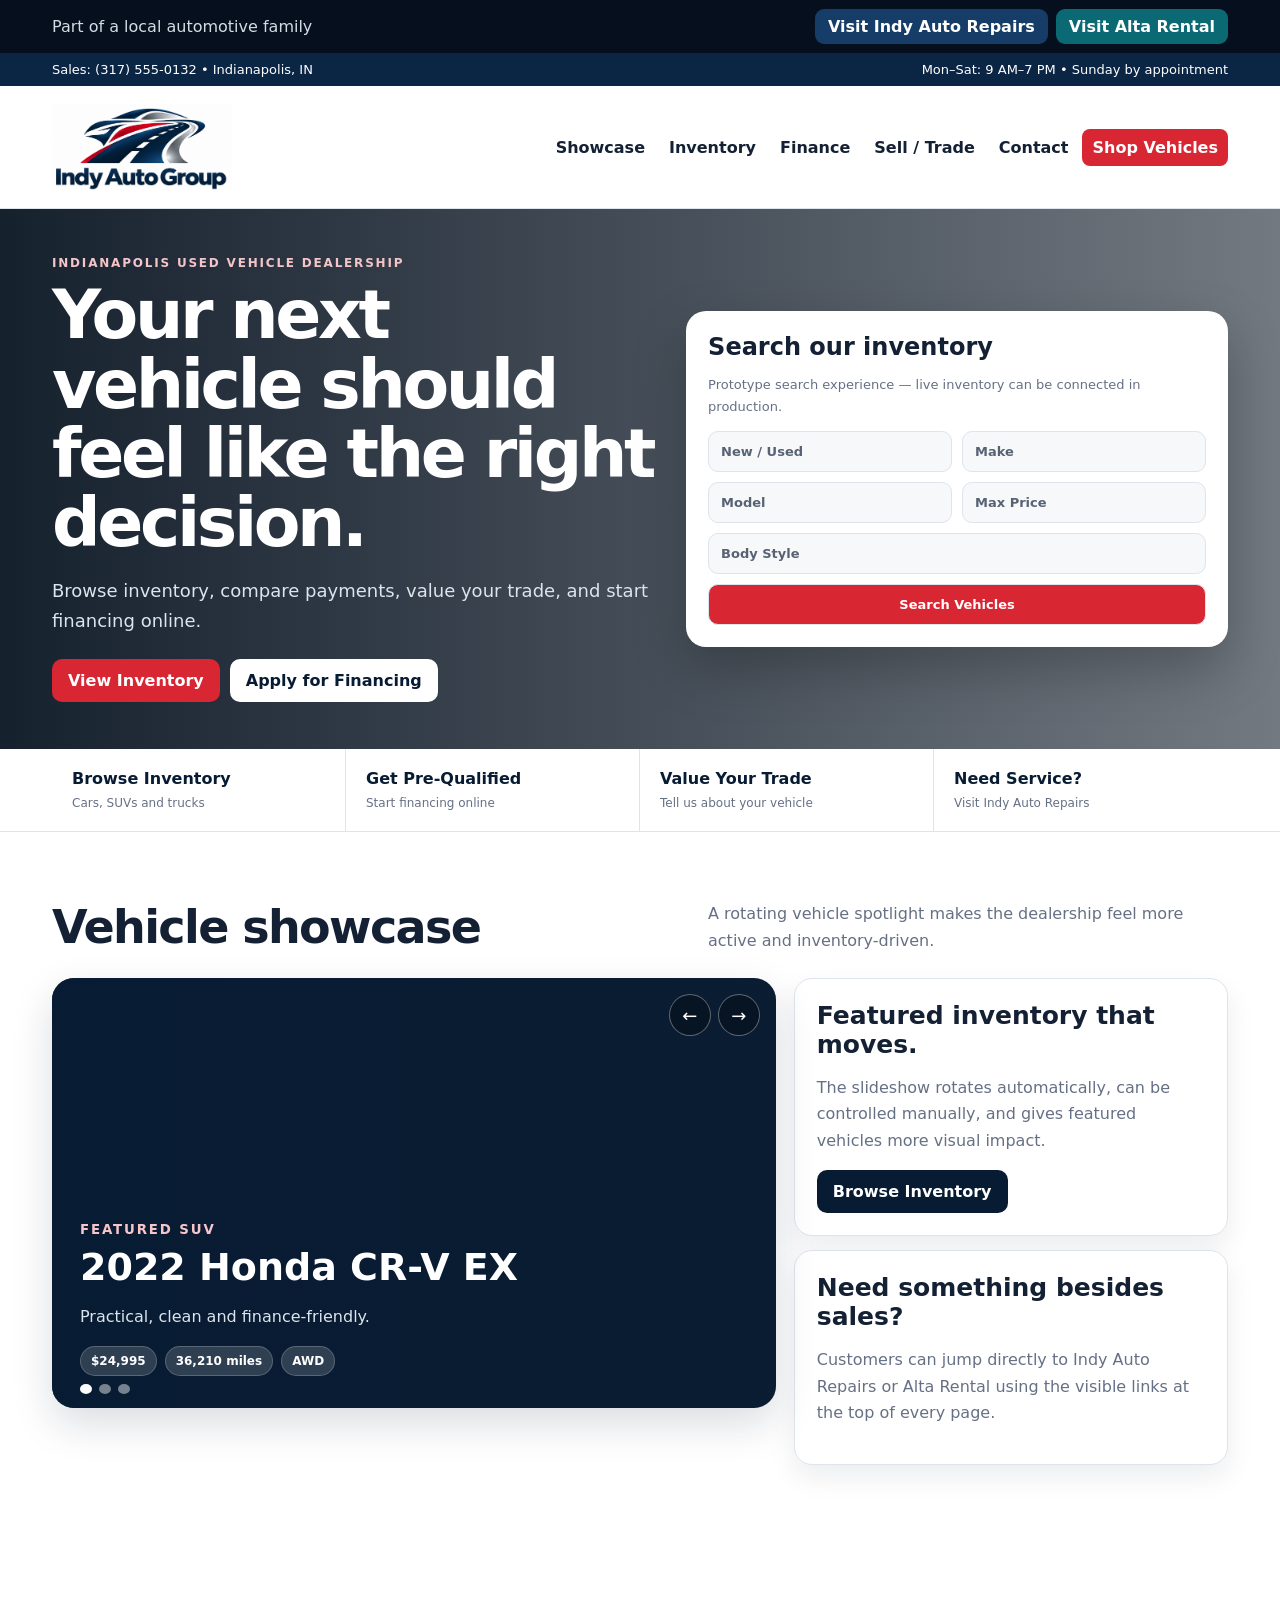
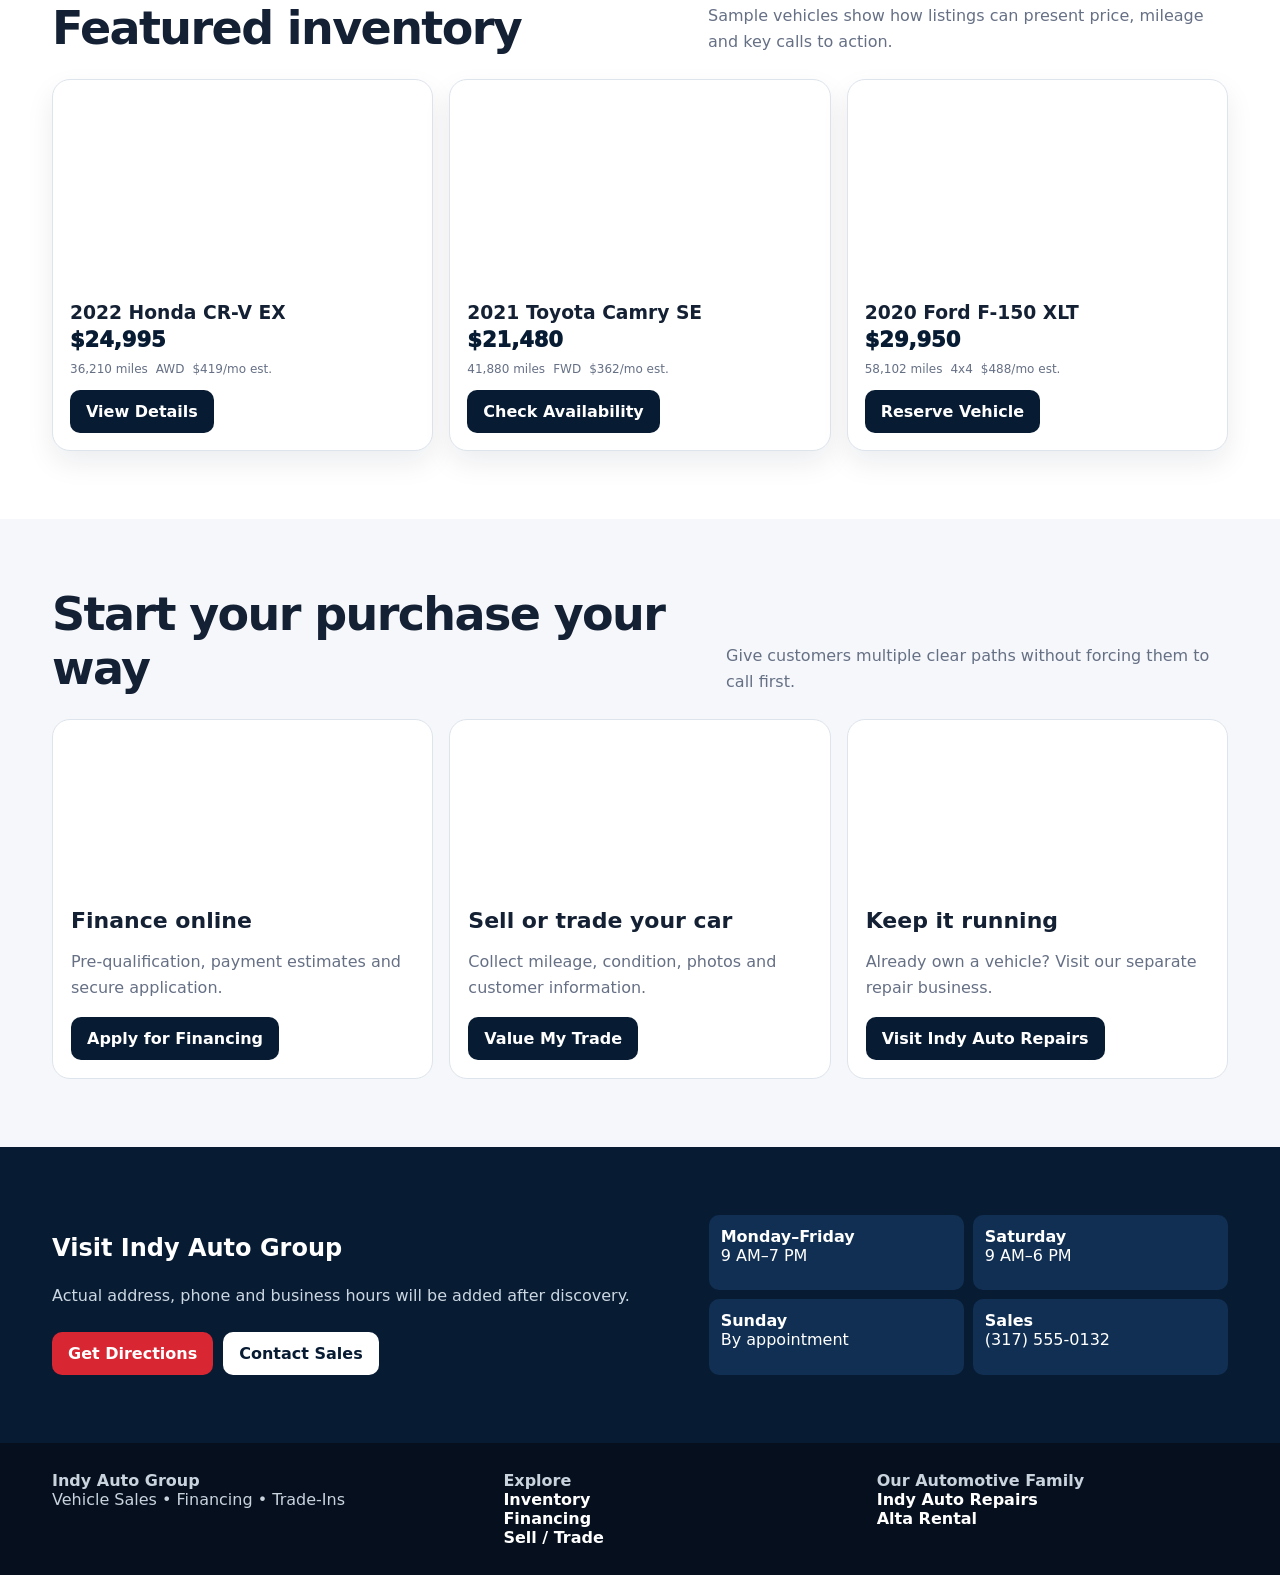
<file: index.html>
<!doctype html>
<html lang="en">
<head>
<meta charset="utf-8">
<meta name="viewport" content="width=device-width,initial-scale=1">
<title>Indy Auto Group</title>
<meta http-equiv="refresh" content="0; url=dealer/">
<script>window.location.replace('dealer/');</script>
<style>body{margin:0;font-family:Inter,system-ui,-apple-system,"Segoe UI",sans-serif;background:#071b33;color:#fff;display:grid;place-items:center;min-height:100vh;text-align:center}a{color:#fff;font-weight:800}</style>
</head>
<body><div><h1>Indy Auto Group</h1><p>Opening the dealership website…</p><p><a href="dealer/">Continue to Indy Auto Group →</a></p></div></body>
</html>
</file>
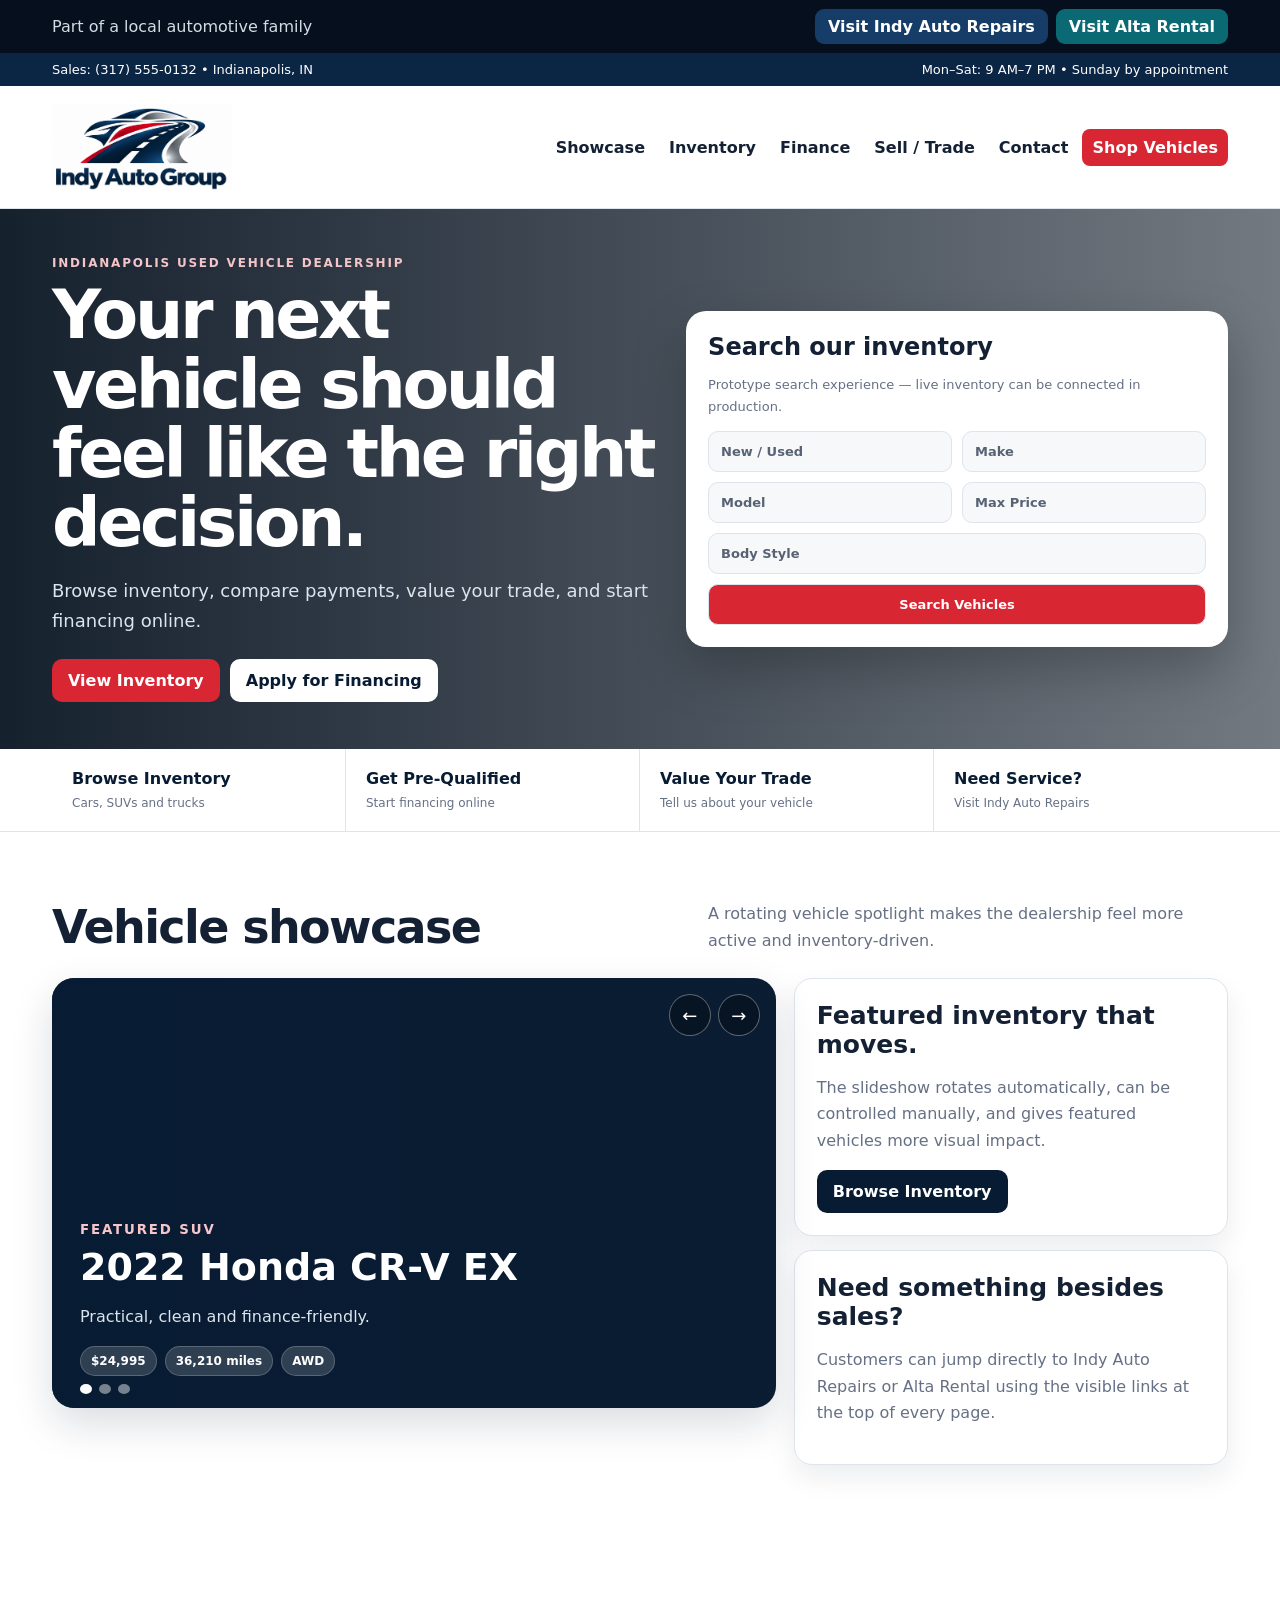
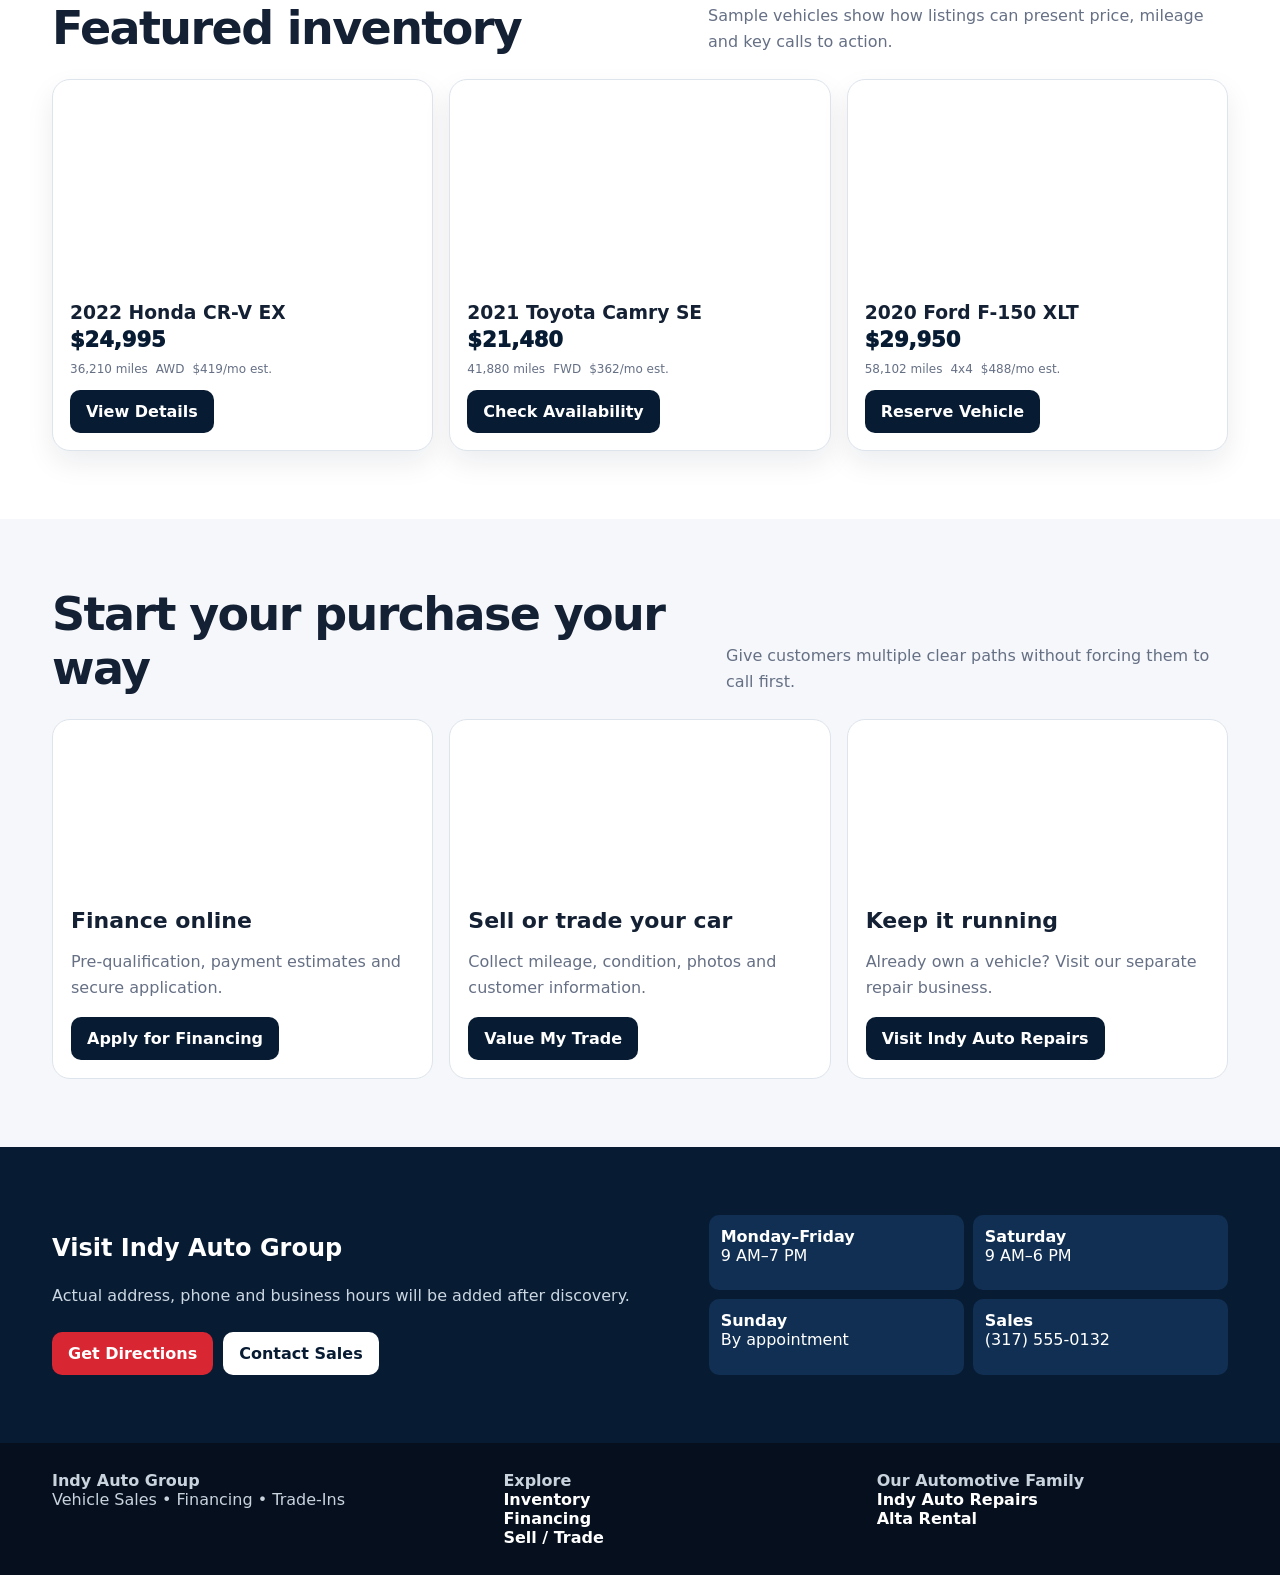
<file: dealer/index.html>
<!doctype html><html lang="en"><head><meta charset="utf-8"><meta name="viewport" content="width=device-width,initial-scale=1,viewport-fit=cover"><title>Indy Auto Group | Used Cars & Auto Financing in Indianapolis</title><style>:root{--n:#071b33;--b:#153d68;--r:#d82632;--i:#142033;--m:#667085;--l:#dde4ec;--s:#f5f7fa}*{box-sizing:border-box}html{scroll-behavior:smooth}body{margin:0;font-family:Inter,system-ui,-apple-system,"Segoe UI",sans-serif;color:var(--i)}a{text-decoration:none;color:inherit}.w{max-width:1220px;margin:auto;padding:0 22px}.fam{background:#050f1e;color:#d3dce5}.fam .w,.util .w,.nav .w{display:flex;align-items:center;justify-content:space-between;gap:14px;flex-wrap:wrap}.fam .w{padding-top:9px;padding-bottom:9px}.famlinks{display:flex;gap:8px;flex-wrap:wrap}.famlinks a{color:#fff;font-weight:850;padding:8px 13px;border-radius:9px}.repair{background:#153d68}.rental{background:#0b6974}.util{background:#0b2544;color:#fff;font-size:13px}.util .w{padding-top:9px;padding-bottom:9px}.nav{position:sticky;top:0;z-index:20;background:#fff;border-bottom:1px solid var(--l)}.nav .w{padding-top:14px;padding-bottom:14px}.brand{font-size:24px;font-weight:950;color:var(--n)}.brand small{display:block;font-size:11px;color:var(--m)}.brand-logo{display:flex;align-items:center;justify-content:flex-start;min-width:220px;height:94px;overflow:visible}.brand-logo img{display:block;width:auto;height:auto;max-width:230px;max-height:86px;object-fit:contain;object-position:left center;transform:none}.links{display:flex;gap:4px;align-items:center;flex-wrap:wrap}.links a{padding:9px 10px;border-radius:8px;font-weight:750}.links a:hover{background:var(--s)}.btn{display:inline-flex;padding:12px 16px;border-radius:10px;font-weight:850;align-items:center;justify-content:center}.red{background:var(--r);color:#fff!important}.navy{background:var(--n);color:#fff!important}.white{background:#fff;color:var(--n)!important}.hero{background:linear-gradient(90deg,rgba(4,16,30,.93),rgba(4,16,30,.56)),url('https://images.unsplash.com/photo-1494976388531-d1058494cdd8?auto=format&fit=crop&w=1600&q=80') center/cover;color:#fff}.herogrid{min-height:540px;display:grid;grid-template-columns:1fr .9fr;gap:32px;align-items:center}.hero h1{font-size:clamp(42px,5.5vw,68px);line-height:1.02;letter-spacing:-.05em;margin:10px 0 18px}.hero p{font-size:18px;line-height:1.7;color:#dce5ed}.ey{font-size:12px;text-transform:uppercase;letter-spacing:.15em;font-weight:900;color:#f3c4c8}.search{background:#fff;color:var(--i);padding:22px;border-radius:20px;box-shadow:0 22px 52px rgba(0,0,0,.25)}.search h3{font-size:24px;margin:0 0 5px}.search p{color:var(--m);font-size:13px}.fields{display:grid;grid-template-columns:1fr 1fr;gap:10px}.field{padding:12px;border:1px solid var(--l);background:#f7f8fa;border-radius:10px;color:#576273;font-size:13px;font-weight:700}.full{grid-column:1/-1}.actions{display:flex;gap:10px;flex-wrap:wrap;margin-top:22px}.quick{border-bottom:1px solid var(--l)}.quickgrid{display:grid;grid-template-columns:repeat(4,1fr)}.q{padding:20px;border-right:1px solid var(--l)}.q:last-child{border:0}.q b{display:block;color:var(--n);margin-bottom:4px}.q span{font-size:12px;color:var(--m)}.sec{padding:68px 0}.head{display:flex;justify-content:space-between;gap:22px;align-items:end;margin-bottom:24px}.head h2{font-size:clamp(32px,4vw,46px);letter-spacing:-.035em;margin:0}.head p{max-width:520px;color:var(--m);line-height:1.65;margin:0}.showgrid{display:grid;grid-template-columns:1.25fr .75fr;gap:18px}.slider{height:430px;position:relative;border-radius:22px;overflow:hidden;box-shadow:0 16px 40px rgba(7,27,51,.15);background:#0b1d31}.slide{position:absolute;inset:0;opacity:0;transition:opacity .55s ease;background-position:center;background-size:cover}.slide.active{opacity:1}.slide:after{content:"";position:absolute;inset:0;background:linear-gradient(90deg,rgba(7,27,51,.9),rgba(7,27,51,.22))}.s1{background-image:url('https://images.unsplash.com/photo-1553440569-bcc63803a83d?auto=format&fit=crop&w=1500&q=80')}.s2{background-image:url('https://images.unsplash.com/photo-1503736334956-4c8f8e92946d?auto=format&fit=crop&w=1500&q=80')}.s3{background-image:url('https://images.unsplash.com/photo-1533473359331-0135ef1b58bf?auto=format&fit=crop&w=1500&q=80')}.sc{position:absolute;z-index:2;left:28px;right:28px;bottom:32px;color:#fff}.sc small{font-weight:900;letter-spacing:.14em;text-transform:uppercase;color:#f7c5c9}.sc h3{font-size:38px;margin:7px 0 8px}.sc p{max-width:540px;color:#dbe5ed;line-height:1.55}.pills{display:flex;gap:8px;flex-wrap:wrap}.pill{padding:7px 10px;border-radius:999px;background:rgba(255,255,255,.16);border:1px solid rgba(255,255,255,.2);font-size:12px;font-weight:800}.arrows{position:absolute;z-index:3;right:16px;top:16px;display:flex;gap:7px}.arrows button{width:42px;height:42px;border-radius:50%;border:1px solid rgba(255,255,255,.35);background:rgba(0,0,0,.28);color:#fff;font-size:18px;cursor:pointer}.dots{position:absolute;z-index:3;left:28px;bottom:14px;display:flex;gap:7px}.dots button{width:10px;height:10px;border:0;border-radius:50%;background:rgba(255,255,255,.45)}.dots button.on{background:#fff}.side{display:grid;gap:14px}.card{border:1px solid var(--l);border-radius:18px;padding:22px;background:#fff;box-shadow:0 12px 28px rgba(7,27,51,.08)}.card h3{font-size:25px;margin:0 0 8px}.card p{color:var(--m);line-height:1.65}.inventory{display:grid;grid-template-columns:repeat(3,1fr);gap:16px}.veh{border:1px solid var(--l);border-radius:18px;overflow:hidden;background:#fff;box-shadow:0 12px 28px rgba(7,27,51,.08)}.photo{height:205px;background:center/cover}.v1{background-image:url('https://images.unsplash.com/photo-1553440569-bcc63803a83d?auto=format&fit=crop&w=900&q=80')}.v2{background-image:url('https://images.unsplash.com/photo-1503736334956-4c8f8e92946d?auto=format&fit=crop&w=900&q=80')}.v3{background-image:url('https://images.unsplash.com/photo-1533473359331-0135ef1b58bf?auto=format&fit=crop&w=900&q=80')}.vb{padding:17px}.vb h3{margin:0 0 5px}.price{font-size:21px;font-weight:950;color:var(--n)}.meta{display:flex;gap:8px;flex-wrap:wrap;color:var(--m);font-size:12px;margin:10px 0 14px}.promo{background:#f5f7fa}.promos{display:grid;grid-template-columns:repeat(3,1fr);gap:16px}.pc{background:#fff;border:1px solid var(--l);border-radius:18px;overflow:hidden}.pm{height:170px;background:center/cover}.finance{background-image:url('https://images.unsplash.com/photo-1554224155-6726b3ff858f?auto=format&fit=crop&w=900&q=80')}.trade{background-image:url('https://images.unsplash.com/photo-1511919884226-fd3cad34687c?auto=format&fit=crop&w=900&q=80')}.service{background-image:url('https://images.unsplash.com/photo-1486262715619-67b85e0b08d3?auto=format&fit=crop&w=900&q=80')}.pb{padding:18px}.pb h3{margin:0 0 6px;font-size:22px}.pb p{color:var(--m);line-height:1.6}.loc{background:var(--n);color:#fff}.locgrid{display:grid;grid-template-columns:1.1fr .9fr;gap:22px}.loc p{color:#cbd7e2;line-height:1.7}.hours{display:grid;grid-template-columns:1fr 1fr;gap:9px}.hours div{background:#102f53;padding:12px;border-radius:10px}.foot{background:#050f1e;color:#c8d3de}.foot .w{padding-top:28px;padding-bottom:28px;display:grid;grid-template-columns:1.1fr .9fr .9fr;gap:22px}.foot a{color:#fff;font-weight:750}@media(max-width:900px){.herogrid,.showgrid,.locgrid{grid-template-columns:1fr}.inventory,.promos{grid-template-columns:1fr 1fr}.quickgrid{grid-template-columns:1fr 1fr}.foot .w{grid-template-columns:1fr 1fr}}@media(max-width:650px){.brand-logo{min-width:0;width:auto;height:70px}.brand-logo img{width:auto;height:auto;max-width:185px;max-height:64px;object-fit:contain;object-position:left center;transform:none}.links{display:none}.inventory,.promos,.quickgrid,.foot .w{grid-template-columns:1fr}.fields{grid-template-columns:1fr}.full{grid-column:auto}.head{display:block}.head p{margin-top:10px}.slider{height:480px}.sc h3{font-size:31px}}</style><link rel="stylesheet" href="../assets/mobile.css"></head><body><div class="fam"><div class="w"><span>Part of a local automotive family</span><div class="famlinks"><a class="repair" href="../repairs/">Visit Indy Auto Repairs</a><a class="rental" href="../rental/">Visit Alta Rental</a></div></div></div><div class="util"><div class="w"><span>Sales: (317) 555-0132 • Indianapolis, IN</span><span>Mon–Sat: 9 AM–7 PM • Sunday by appointment</span></div></div><nav class="nav"><div class="w"><a class="brand brand-logo" href="./" aria-label="Indy Auto Group home"><img src="../assets/indy-auto-group-logo-web.png" alt="Indy Auto Group"></a><div class="links"><a href="#showcase">Showcase</a><a href="#inventory">Inventory</a><a href="#finance">Finance</a><a href="#trade">Sell / Trade</a><a href="#contact">Contact</a><a class="btn red" href="#inventory">Shop Vehicles</a></div></div></nav><header class="hero"><div class="w herogrid"><div><div class="ey">Indianapolis used vehicle dealership</div><h1>Your next vehicle should feel like the right decision.</h1><p>Browse inventory, compare payments, value your trade, and start financing online.</p><div class="actions"><a class="btn red" href="#inventory">View Inventory</a><a class="btn white" href="#finance">Apply for Financing</a></div></div><div class="search"><h3>Search our inventory</h3><p>Prototype search experience — live inventory can be connected in production.</p><div class="fields"><div class="field">New / Used</div><div class="field">Make</div><div class="field">Model</div><div class="field">Max Price</div><div class="field full">Body Style</div><div class="field full" style="background:var(--r);color:#fff;text-align:center">Search Vehicles</div></div></div></div></header><div class="quick"><div class="w quickgrid"><a class="q" href="#inventory"><b>Browse Inventory</b><span>Cars, SUVs and trucks</span></a><a class="q" href="#finance"><b>Get Pre-Qualified</b><span>Start financing online</span></a><a class="q" href="#trade"><b>Value Your Trade</b><span>Tell us about your vehicle</span></a><a class="q" href="../repairs/"><b>Need Service?</b><span>Visit Indy Auto Repairs</span></a></div></div><section class="sec" id="showcase"><div class="w"><div class="head"><h2>Vehicle showcase</h2><p>A rotating vehicle spotlight makes the dealership feel more active and inventory-driven.</p></div><div class="showgrid"><div class="slider" id="slider"><div class="slide s1 active"><div class="sc"><small>Featured SUV</small><h3>2022 Honda CR-V EX</h3><p>Practical, clean and finance-friendly.</p><div class="pills"><span class="pill">$24,995</span><span class="pill">36,210 miles</span><span class="pill">AWD</span></div></div></div><div class="slide s2"><div class="sc"><small>New Arrival</small><h3>2021 Toyota Camry SE</h3><p>A sporty daily driver presented as a premium inventory highlight.</p><div class="pills"><span class="pill">$21,480</span><span class="pill">41,880 miles</span><span class="pill">FWD</span></div></div></div><div class="slide s3"><div class="sc"><small>Truck Feature</small><h3>2020 Ford F-150 XLT</h3><p>4x4 utility for work, towing and everyday use.</p><div class="pills"><span class="pill">$29,950</span><span class="pill">58,102 miles</span><span class="pill">4x4</span></div></div></div><div class="arrows"><button id="prev">←</button><button id="next">→</button></div><div class="dots"><button class="on" data-d="0"></button><button data-d="1"></button><button data-d="2"></button></div></div><div class="side"><div class="card"><h3>Featured inventory that moves.</h3><p>The slideshow rotates automatically, can be controlled manually, and gives featured vehicles more visual impact.</p><a class="btn navy" href="#inventory">Browse Inventory</a></div><div class="card"><h3>Need something besides sales?</h3><p>Customers can jump directly to Indy Auto Repairs or Alta Rental using the visible links at the top of every page.</p></div></div></div></div></section><section class="sec" id="inventory"><div class="w"><div class="head"><h2>Featured inventory</h2><p>Sample vehicles show how listings can present price, mileage and key calls to action.</p></div><div class="inventory"><article class="veh"><div class="photo v1"></div><div class="vb"><h3>2022 Honda CR-V EX</h3><div class="price">$24,995</div><div class="meta"><span>36,210 miles</span><span>AWD</span><span>$419/mo est.</span></div><a class="btn navy">View Details</a></div></article><article class="veh"><div class="photo v2"></div><div class="vb"><h3>2021 Toyota Camry SE</h3><div class="price">$21,480</div><div class="meta"><span>41,880 miles</span><span>FWD</span><span>$362/mo est.</span></div><a class="btn navy">Check Availability</a></div></article><article class="veh"><div class="photo v3"></div><div class="vb"><h3>2020 Ford F-150 XLT</h3><div class="price">$29,950</div><div class="meta"><span>58,102 miles</span><span>4x4</span><span>$488/mo est.</span></div><a class="btn navy">Reserve Vehicle</a></div></article></div></div></section><section class="sec promo"><div class="w"><div class="head"><h2>Start your purchase your way</h2><p>Give customers multiple clear paths without forcing them to call first.</p></div><div class="promos"><article class="pc" id="finance"><div class="pm finance"></div><div class="pb"><h3>Finance online</h3><p>Pre-qualification, payment estimates and secure application.</p><a class="btn navy">Apply for Financing</a></div></article><article class="pc" id="trade"><div class="pm trade"></div><div class="pb"><h3>Sell or trade your car</h3><p>Collect mileage, condition, photos and customer information.</p><a class="btn navy">Value My Trade</a></div></article><article class="pc"><div class="pm service"></div><div class="pb"><h3>Keep it running</h3><p>Already own a vehicle? Visit our separate repair business.</p><a class="btn navy" href="../repairs/">Visit Indy Auto Repairs</a></div></article></div></div></section><section class="sec loc" id="contact"><div class="w locgrid"><div><h2>Visit Indy Auto Group</h2><p>Actual address, phone and business hours will be added after discovery.</p><div class="actions"><span class="btn red">Get Directions</span><span class="btn white">Contact Sales</span></div></div><div class="hours"><div><b>Monday–Friday</b><br>9 AM–7 PM</div><div><b>Saturday</b><br>9 AM–6 PM</div><div><b>Sunday</b><br>By appointment</div><div><b>Sales</b><br>(317) 555-0132</div></div></div></section><footer class="foot"><div class="w"><div><b>Indy Auto Group</b><br>Vehicle Sales • Financing • Trade-Ins</div><div><b>Explore</b><br><a href="#inventory">Inventory</a><br><a href="#finance">Financing</a><br><a href="#trade">Sell / Trade</a></div><div><b>Our Automotive Family</b><br><a href="../repairs/">Indy Auto Repairs</a><br><a href="../rental/">Alta Rental</a></div></div></footer><script>(()=>{const s=[...document.querySelectorAll('.slide')],d=[...document.querySelectorAll('[data-d]')];let i=0;function show(n){i=(n+s.length)%s.length;s.forEach((x,j)=>x.classList.toggle('active',j===i));d.forEach((x,j)=>x.classList.toggle('on',j===i))}next.onclick=()=>show(i+1);prev.onclick=()=>show(i-1);d.forEach((x,j)=>x.onclick=()=>show(j));setInterval(()=>show(i+1),4500)})();</script><script src="../assets/mobile.js"></script></body></html>
</file>
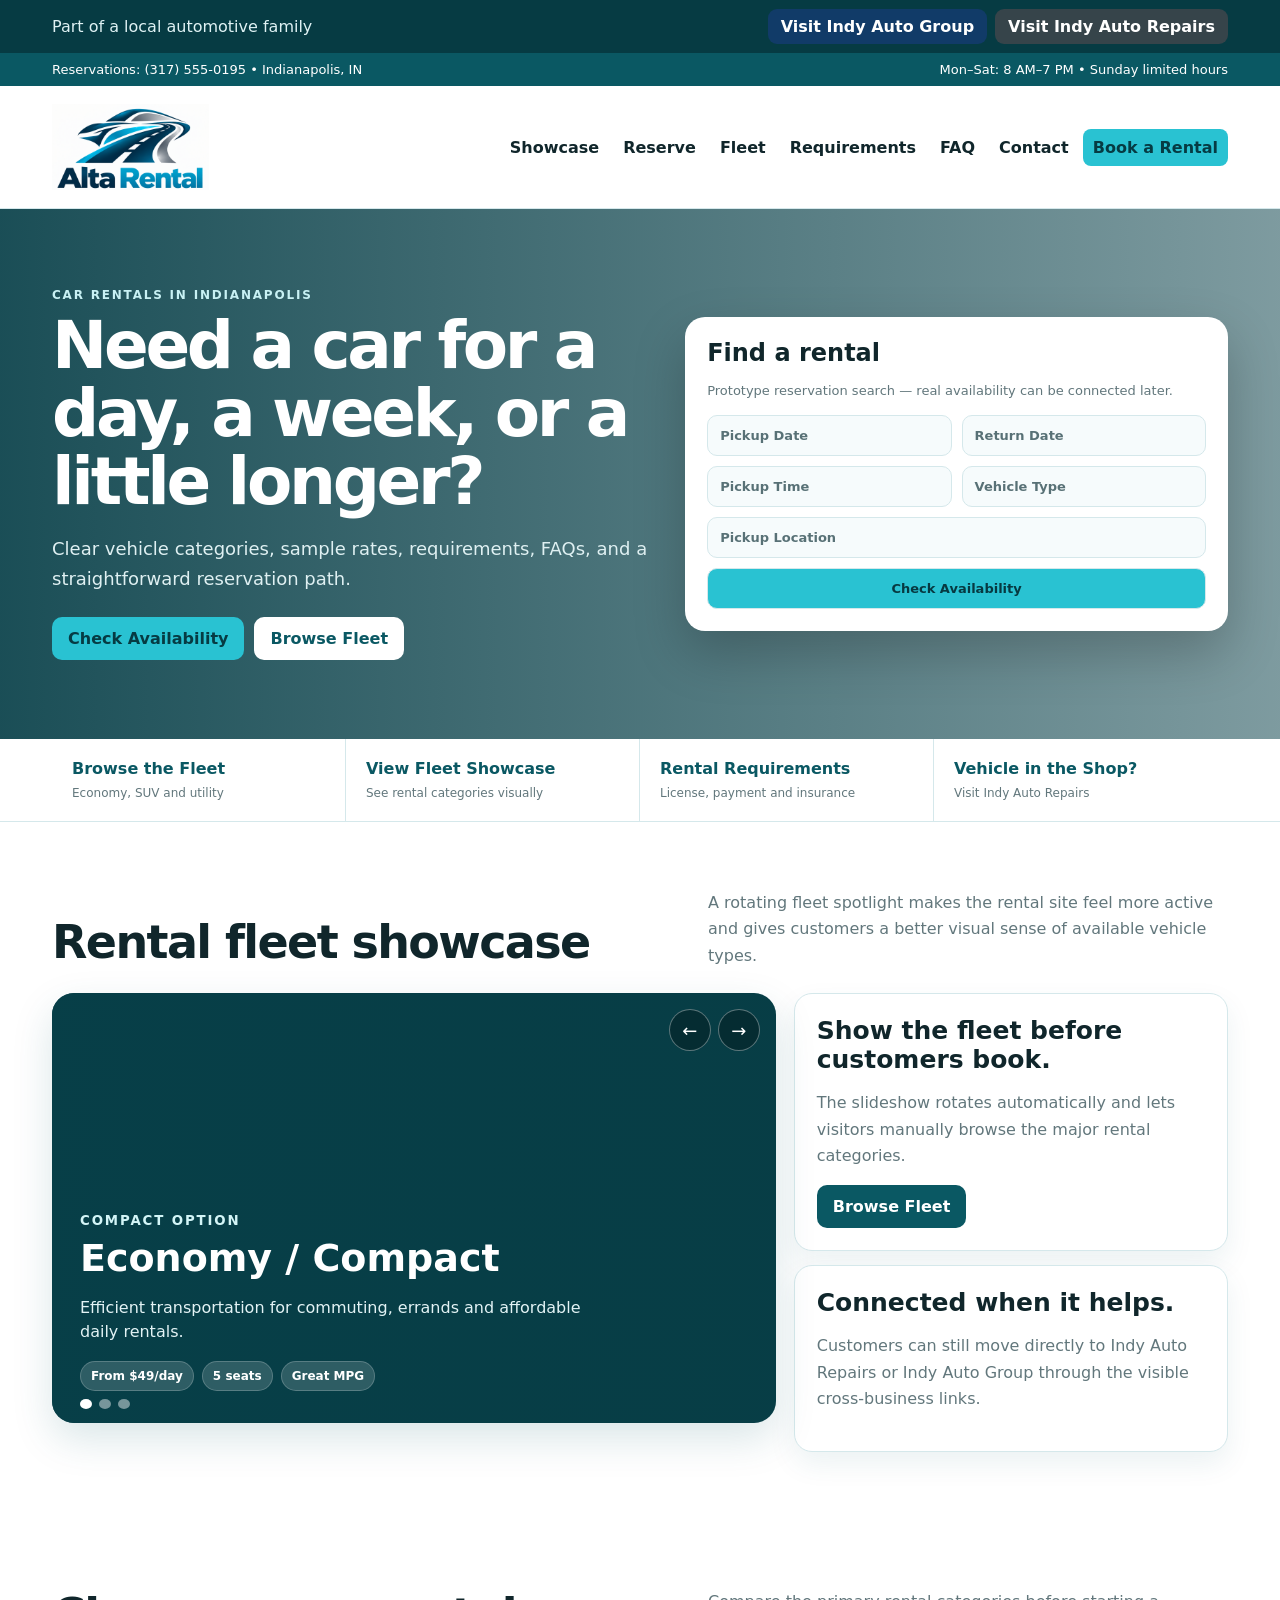
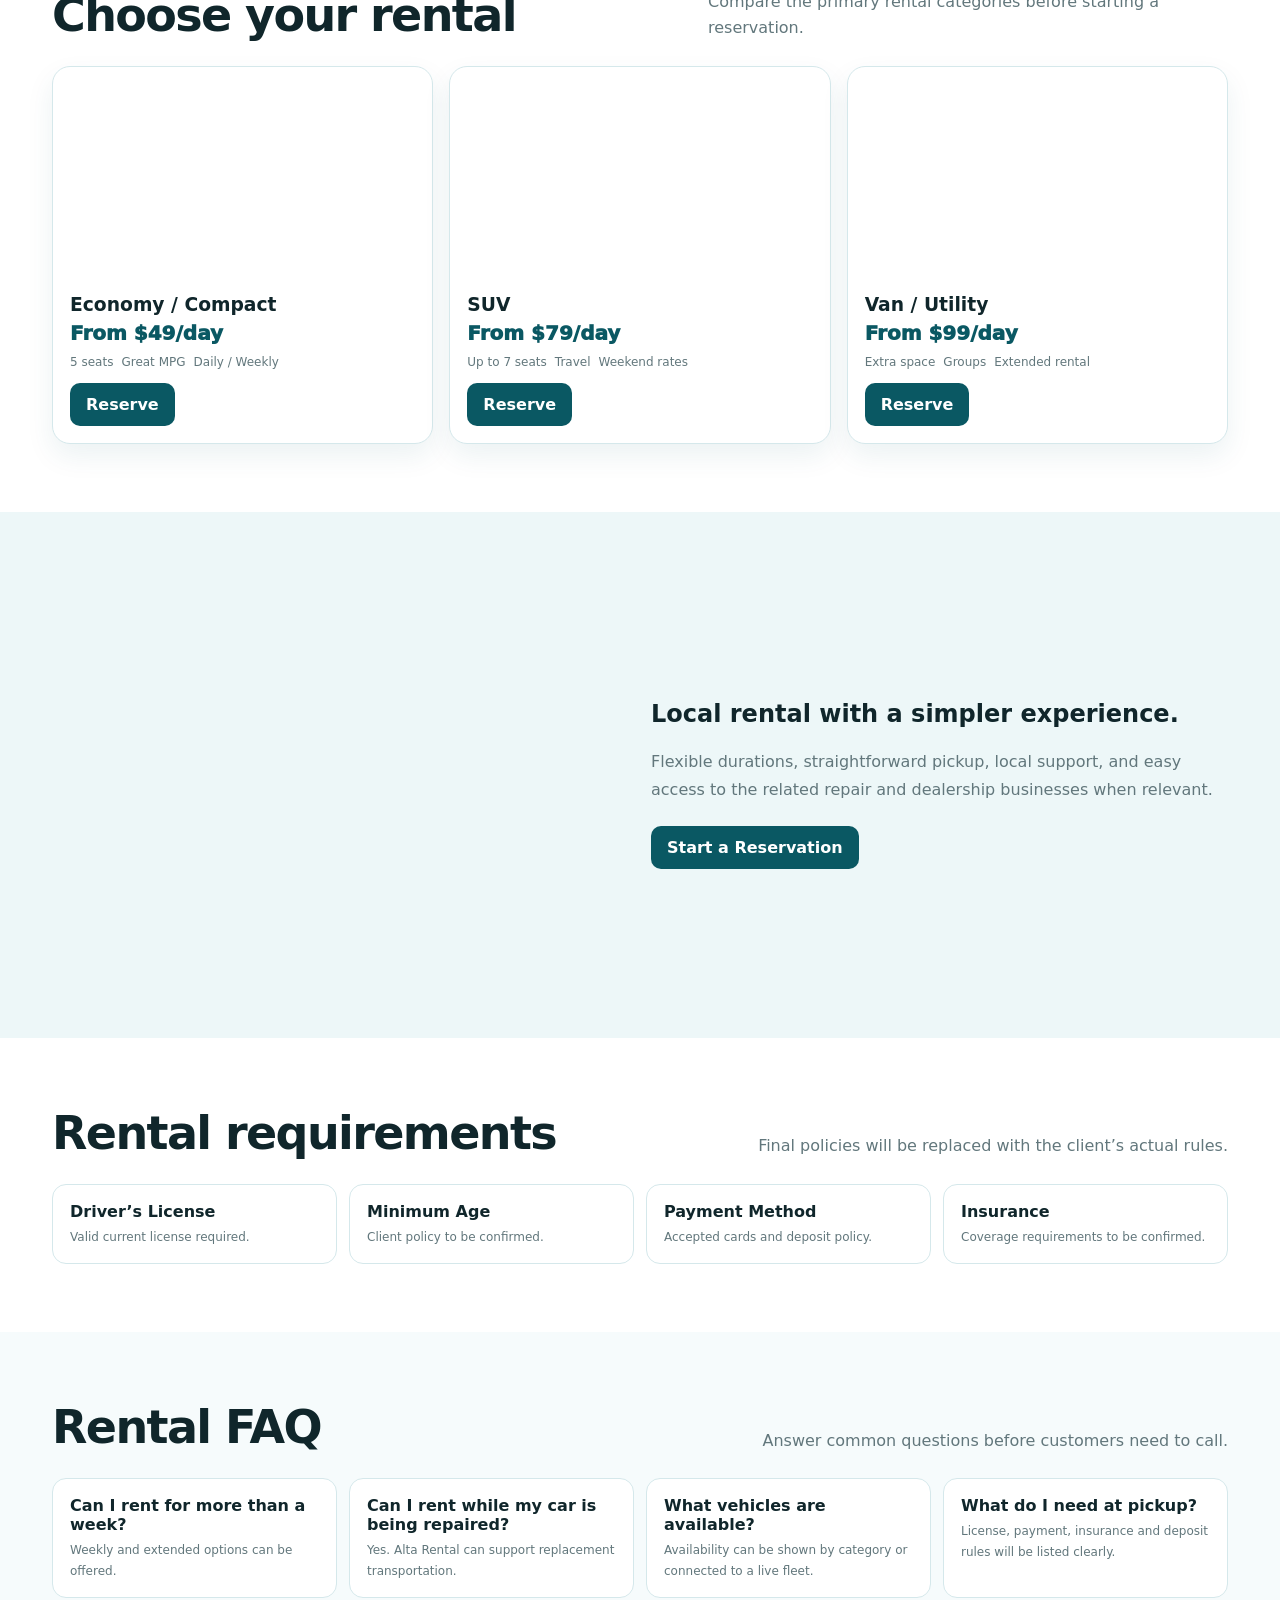
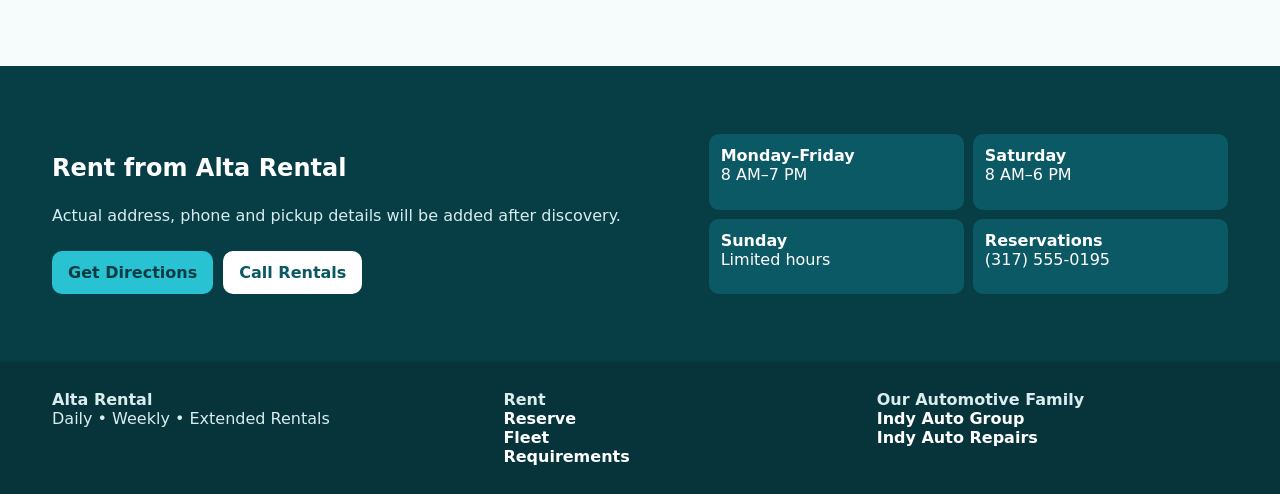
<file: rental/index.html>
<!doctype html><html lang="en"><head><meta charset="utf-8"><meta name="viewport" content="width=device-width,initial-scale=1,viewport-fit=cover"><title>Alta Rental | Car Rentals in Indianapolis</title><style>:root{--t:#0a5863;--c:#29c2d2;--i:#10262b;--m:#62777c;--l:#d5e8eb;--s:#f3fafb}*{box-sizing:border-box}html{scroll-behavior:smooth}body{margin:0;font-family:Inter,system-ui,-apple-system,"Segoe UI",sans-serif;color:var(--i)}a{text-decoration:none;color:inherit}.w{max-width:1220px;margin:auto;padding:0 22px}.fam{background:#063b43;color:#dff2f4}.fam .w,.util .w,.nav .w{display:flex;justify-content:space-between;align-items:center;gap:14px;flex-wrap:wrap}.fam .w{padding-top:9px;padding-bottom:9px}.famlinks{display:flex;gap:8px;flex-wrap:wrap}.famlinks a{color:#fff;font-weight:850;padding:8px 13px;border-radius:9px}.dealer{background:#113b68}.repair{background:#36444a}.util{background:#0a5863;color:#fff;font-size:13px}.util .w{padding-top:9px;padding-bottom:9px}.nav{background:#fff;border-bottom:1px solid var(--l);position:sticky;top:0;z-index:20}.nav .w{padding-top:14px;padding-bottom:14px}.brand{font-size:24px;font-weight:950;color:var(--t)}.brand small{display:block;font-size:11px;color:var(--m)}.brand-logo{display:flex;align-items:center;justify-content:flex-start;min-width:220px;height:94px;overflow:visible}.brand-logo img{display:block;width:auto;height:auto;max-width:230px;max-height:86px;object-fit:contain;object-position:left center;transform:none}.links{display:flex;gap:4px;align-items:center;flex-wrap:wrap}.links a{padding:9px 10px;border-radius:8px;font-weight:750}.links a:hover{background:var(--s)}.btn{display:inline-flex;padding:12px 16px;border-radius:10px;font-weight:850;align-items:center;justify-content:center}.teal{background:var(--t);color:#fff!important}.cyan{background:var(--c);color:#063b43!important}.white{background:#fff;color:var(--t)!important}.hero{background:linear-gradient(90deg,rgba(7,63,72,.92),rgba(7,63,72,.52)),url('https://images.unsplash.com/photo-1503736334956-4c8f8e92946d?auto=format&fit=crop&w=1600&q=80') center/cover;color:#fff}.herogrid{min-height:530px;display:grid;grid-template-columns:1fr .9fr;gap:30px;align-items:center}.hero h1{font-size:clamp(42px,5.4vw,66px);line-height:1.03;letter-spacing:-.05em;margin:10px 0 18px}.hero p{font-size:18px;line-height:1.7;color:#dff0f2}.ey{font-size:12px;text-transform:uppercase;letter-spacing:.15em;font-weight:900;color:#c8f1f4}.book{background:#fff;color:var(--i);padding:22px;border-radius:20px;box-shadow:0 22px 52px rgba(0,0,0,.22)}.book h3{font-size:24px;margin:0 0 5px}.book p{font-size:13px;color:var(--m)}.fields{display:grid;grid-template-columns:1fr 1fr;gap:10px}.field{padding:12px;border:1px solid var(--l);background:#f6fbfc;border-radius:10px;color:#587176;font-size:13px;font-weight:700}.full{grid-column:1/-1}.actions{display:flex;gap:10px;flex-wrap:wrap;margin-top:22px}.quick{border-bottom:1px solid var(--l)}.quickgrid{display:grid;grid-template-columns:repeat(4,1fr)}.q{padding:20px;border-right:1px solid var(--l)}.q:last-child{border:0}.q b{display:block;color:var(--t);margin-bottom:4px}.q span{font-size:12px;color:var(--m)}.sec{padding:68px 0}.head{display:flex;justify-content:space-between;gap:22px;align-items:end;margin-bottom:24px}.head h2{font-size:clamp(32px,4vw,46px);letter-spacing:-.035em;margin:0}.head p{max-width:520px;color:var(--m);line-height:1.65;margin:0}.showgrid{display:grid;grid-template-columns:1.25fr .75fr;gap:18px}.slider{height:430px;position:relative;border-radius:22px;overflow:hidden;box-shadow:0 16px 40px rgba(10,88,99,.15);background:#073d45}.slide{position:absolute;inset:0;opacity:0;transition:opacity .55s ease;background-position:center;background-size:cover}.slide.active{opacity:1}.slide:after{content:"";position:absolute;inset:0;background:linear-gradient(90deg,rgba(7,63,72,.9),rgba(7,63,72,.22))}.s1{background-image:url('https://images.unsplash.com/photo-1549317661-bd32c8ce0db2?auto=format&fit=crop&w=1500&q=80')}.s2{background-image:url('https://images.unsplash.com/photo-1519641471654-76ce0107ad1b?auto=format&fit=crop&w=1500&q=80')}.s3{background-image:url('https://images.unsplash.com/photo-1533473359331-0135ef1b58bf?auto=format&fit=crop&w=1500&q=80')}.sc{position:absolute;z-index:2;left:28px;right:28px;bottom:32px;color:#fff}.sc small{font-weight:900;letter-spacing:.14em;text-transform:uppercase;color:#d3f5f7}.sc h3{font-size:38px;margin:7px 0 8px}.sc p{max-width:540px;color:#e3f3f5;line-height:1.55}.pills{display:flex;gap:8px;flex-wrap:wrap}.pill{padding:7px 10px;border-radius:999px;background:rgba(255,255,255,.16);border:1px solid rgba(255,255,255,.2);font-size:12px;font-weight:800}.arrows{position:absolute;z-index:3;right:16px;top:16px;display:flex;gap:7px}.arrows button{width:42px;height:42px;border-radius:50%;border:1px solid rgba(255,255,255,.35);background:rgba(0,0,0,.28);color:#fff;font-size:18px;cursor:pointer}.dots{position:absolute;z-index:3;left:28px;bottom:14px;display:flex;gap:7px}.dots button{width:10px;height:10px;border:0;border-radius:50%;background:rgba(255,255,255,.45)}.dots button.on{background:#fff}.side{display:grid;gap:14px}.card{border:1px solid var(--l);border-radius:18px;padding:22px;background:#fff;box-shadow:0 12px 28px rgba(10,88,99,.08)}.card h3{font-size:25px;margin:0 0 8px}.card p{color:var(--m);line-height:1.65}.fleet{display:grid;grid-template-columns:repeat(3,1fr);gap:16px}.car{border:1px solid var(--l);border-radius:18px;overflow:hidden;background:#fff;box-shadow:0 12px 28px rgba(10,88,99,.08)}.photo{height:210px;background:center/cover}.c1{background-image:url('https://images.unsplash.com/photo-1549317661-bd32c8ce0db2?auto=format&fit=crop&w=900&q=80')}.c2{background-image:url('https://images.unsplash.com/photo-1519641471654-76ce0107ad1b?auto=format&fit=crop&w=900&q=80')}.c3{background-image:url('https://images.unsplash.com/photo-1533473359331-0135ef1b58bf?auto=format&fit=crop&w=900&q=80')}.cb{padding:17px}.cb h3{margin:0 0 6px}.rate{font-size:20px;font-weight:950;color:var(--t)}.meta{display:flex;gap:8px;flex-wrap:wrap;color:var(--m);font-size:12px;margin:10px 0 14px}.why{background:#edf7f8}.whygrid{display:grid;grid-template-columns:1fr 1fr;gap:22px;align-items:center}.whyimg{min-height:390px;border-radius:20px;background:url('https://images.unsplash.com/photo-1492144534655-ae79c964c9d7?auto=format&fit=crop&w=1000&q=80') center/cover}.why p{color:var(--m);line-height:1.75}.reqs,.faq{display:grid;grid-template-columns:repeat(4,1fr);gap:12px}.box{border:1px solid var(--l);border-radius:14px;padding:17px;background:#fff}.box b{display:block;margin-bottom:5px}.box span{font-size:12px;color:var(--m);line-height:1.55}.loc{background:#073e46;color:#fff}.locgrid{display:grid;grid-template-columns:1.1fr .9fr;gap:22px}.loc p{color:#d7ecef;line-height:1.7}.hours{display:grid;grid-template-columns:1fr 1fr;gap:9px}.hours div{background:#0b5964;padding:12px;border-radius:10px}.foot{background:#06343a;color:#d9edef}.foot .w{padding-top:28px;padding-bottom:28px;display:grid;grid-template-columns:1.1fr .9fr .9fr;gap:22px}.foot a{color:#fff;font-weight:750}@media(max-width:900px){.herogrid,.showgrid,.whygrid,.locgrid{grid-template-columns:1fr}.fleet{grid-template-columns:1fr 1fr}.quickgrid,.reqs,.faq{grid-template-columns:1fr 1fr}.foot .w{grid-template-columns:1fr 1fr}}@media(max-width:650px){.brand-logo{min-width:0;width:auto;height:70px}.brand-logo img{width:auto;height:auto;max-width:185px;max-height:64px;object-fit:contain;object-position:left center;transform:none}.links{display:none}.fleet,.quickgrid,.reqs,.faq,.foot .w{grid-template-columns:1fr}.fields{grid-template-columns:1fr}.full{grid-column:auto}.head{display:block}.head p{margin-top:10px}.slider{height:480px}.sc h3{font-size:31px}}</style><link rel="stylesheet" href="../assets/mobile.css"></head><body><div class="fam"><div class="w"><span>Part of a local automotive family</span><div class="famlinks"><a class="dealer" href="../dealer/">Visit Indy Auto Group</a><a class="repair" href="../repairs/">Visit Indy Auto Repairs</a></div></div></div><div class="util"><div class="w"><span>Reservations: (317) 555-0195 • Indianapolis, IN</span><span>Mon–Sat: 8 AM–7 PM • Sunday limited hours</span></div></div><nav class="nav"><div class="w"><a class="brand brand-logo" href="./" aria-label="Alta Rental home"><img src="../assets/alta-rental-logo-web.png" alt="Alta Rental"></a><div class="links"><a href="#showcase">Showcase</a><a href="#reserve">Reserve</a><a href="#fleet">Fleet</a><a href="#requirements">Requirements</a><a href="#faq">FAQ</a><a href="#contact">Contact</a><a class="btn cyan" href="#reserve">Book a Rental</a></div></div></nav><header class="hero"><div class="w herogrid"><div><div class="ey">Car rentals in Indianapolis</div><h1>Need a car for a day, a week, or a little longer?</h1><p>Clear vehicle categories, sample rates, requirements, FAQs, and a straightforward reservation path.</p><div class="actions"><a class="btn cyan" href="#reserve">Check Availability</a><a class="btn white" href="#fleet">Browse Fleet</a></div></div><div class="book" id="reserve"><h3>Find a rental</h3><p>Prototype reservation search — real availability can be connected later.</p><div class="fields"><div class="field">Pickup Date</div><div class="field">Return Date</div><div class="field">Pickup Time</div><div class="field">Vehicle Type</div><div class="field full">Pickup Location</div><div class="field full" style="background:var(--c);color:#073941;text-align:center">Check Availability</div></div></div></div></header><div class="quick"><div class="w quickgrid"><a class="q" href="#fleet"><b>Browse the Fleet</b><span>Economy, SUV and utility</span></a><a class="q" href="#showcase"><b>View Fleet Showcase</b><span>See rental categories visually</span></a><a class="q" href="#requirements"><b>Rental Requirements</b><span>License, payment and insurance</span></a><a class="q" href="../repairs/"><b>Vehicle in the Shop?</b><span>Visit Indy Auto Repairs</span></a></div></div><section class="sec" id="showcase"><div class="w"><div class="head"><h2>Rental fleet showcase</h2><p>A rotating fleet spotlight makes the rental site feel more active and gives customers a better visual sense of available vehicle types.</p></div><div class="showgrid"><div class="slider"><div class="slide s1 active"><div class="sc"><small>Compact Option</small><h3>Economy / Compact</h3><p>Efficient transportation for commuting, errands and affordable daily rentals.</p><div class="pills"><span class="pill">From $49/day</span><span class="pill">5 seats</span><span class="pill">Great MPG</span></div></div></div><div class="slide s2"><div class="sc"><small>Family Travel</small><h3>SUV Rental</h3><p>More room for passengers, luggage and longer trips.</p><div class="pills"><span class="pill">From $79/day</span><span class="pill">Up to 7 seats</span><span class="pill">Weekend rates</span></div></div></div><div class="slide s3"><div class="sc"><small>Space & Utility</small><h3>Van / Utility</h3><p>Flexible capacity for groups, business use and extended rentals.</p><div class="pills"><span class="pill">From $99/day</span><span class="pill">Extra space</span><span class="pill">Extended rental</span></div></div></div><div class="arrows"><button id="prev">←</button><button id="next">→</button></div><div class="dots"><button class="on" data-d="0"></button><button data-d="1"></button><button data-d="2"></button></div></div><div class="side"><div class="card"><h3>Show the fleet before customers book.</h3><p>The slideshow rotates automatically and lets visitors manually browse the major rental categories.</p><a class="btn teal" href="#fleet">Browse Fleet</a></div><div class="card"><h3>Connected when it helps.</h3><p>Customers can still move directly to Indy Auto Repairs or Indy Auto Group through the visible cross-business links.</p></div></div></div></div></section><section class="sec" id="fleet"><div class="w"><div class="head"><h2>Choose your rental</h2><p>Compare the primary rental categories before starting a reservation.</p></div><div class="fleet"><article class="car"><div class="photo c1"></div><div class="cb"><h3>Economy / Compact</h3><div class="rate">From $49/day</div><div class="meta"><span>5 seats</span><span>Great MPG</span><span>Daily / Weekly</span></div><a class="btn teal" href="#reserve">Reserve</a></div></article><article class="car"><div class="photo c2"></div><div class="cb"><h3>SUV</h3><div class="rate">From $79/day</div><div class="meta"><span>Up to 7 seats</span><span>Travel</span><span>Weekend rates</span></div><a class="btn teal" href="#reserve">Reserve</a></div></article><article class="car"><div class="photo c3"></div><div class="cb"><h3>Van / Utility</h3><div class="rate">From $99/day</div><div class="meta"><span>Extra space</span><span>Groups</span><span>Extended rental</span></div><a class="btn teal" href="#reserve">Reserve</a></div></article></div></div></section><section class="sec why"><div class="w whygrid"><div class="whyimg"></div><div><h2>Local rental with a simpler experience.</h2><p>Flexible durations, straightforward pickup, local support, and easy access to the related repair and dealership businesses when relevant.</p><div class="actions"><a class="btn teal" href="#reserve">Start a Reservation</a></div></div></div></section><section class="sec" id="requirements"><div class="w"><div class="head"><h2>Rental requirements</h2><p>Final policies will be replaced with the client’s actual rules.</p></div><div class="reqs"><div class="box"><b>Driver’s License</b><span>Valid current license required.</span></div><div class="box"><b>Minimum Age</b><span>Client policy to be confirmed.</span></div><div class="box"><b>Payment Method</b><span>Accepted cards and deposit policy.</span></div><div class="box"><b>Insurance</b><span>Coverage requirements to be confirmed.</span></div></div></div></section><section class="sec" id="faq" style="background:#f6fbfc"><div class="w"><div class="head"><h2>Rental FAQ</h2><p>Answer common questions before customers need to call.</p></div><div class="faq"><div class="box"><b>Can I rent for more than a week?</b><span>Weekly and extended options can be offered.</span></div><div class="box"><b>Can I rent while my car is being repaired?</b><span>Yes. Alta Rental can support replacement transportation.</span></div><div class="box"><b>What vehicles are available?</b><span>Availability can be shown by category or connected to a live fleet.</span></div><div class="box"><b>What do I need at pickup?</b><span>License, payment, insurance and deposit rules will be listed clearly.</span></div></div></div></section><section class="sec loc" id="contact"><div class="w locgrid"><div><h2>Rent from Alta Rental</h2><p>Actual address, phone and pickup details will be added after discovery.</p><div class="actions"><span class="btn cyan">Get Directions</span><span class="btn white">Call Rentals</span></div></div><div class="hours"><div><b>Monday–Friday</b><br>8 AM–7 PM</div><div><b>Saturday</b><br>8 AM–6 PM</div><div><b>Sunday</b><br>Limited hours</div><div><b>Reservations</b><br>(317) 555-0195</div></div></div></section><footer class="foot"><div class="w"><div><b>Alta Rental</b><br>Daily • Weekly • Extended Rentals</div><div><b>Rent</b><br><a href="#reserve">Reserve</a><br><a href="#fleet">Fleet</a><br><a href="#requirements">Requirements</a></div><div><b>Our Automotive Family</b><br><a href="../dealer/">Indy Auto Group</a><br><a href="../repairs/">Indy Auto Repairs</a></div></div></footer><script>(()=>{const s=[...document.querySelectorAll('.slide')],d=[...document.querySelectorAll('[data-d]')];let i=0;function show(n){i=(n+s.length)%s.length;s.forEach((x,j)=>x.classList.toggle('active',j===i));d.forEach((x,j)=>x.classList.toggle('on',j===i))}next.onclick=()=>show(i+1);prev.onclick=()=>show(i-1);d.forEach((x,j)=>x.onclick=()=>show(j));setInterval(()=>show(i+1),4500)})();</script><script src="../assets/mobile.js"></script></body></html>
</file>
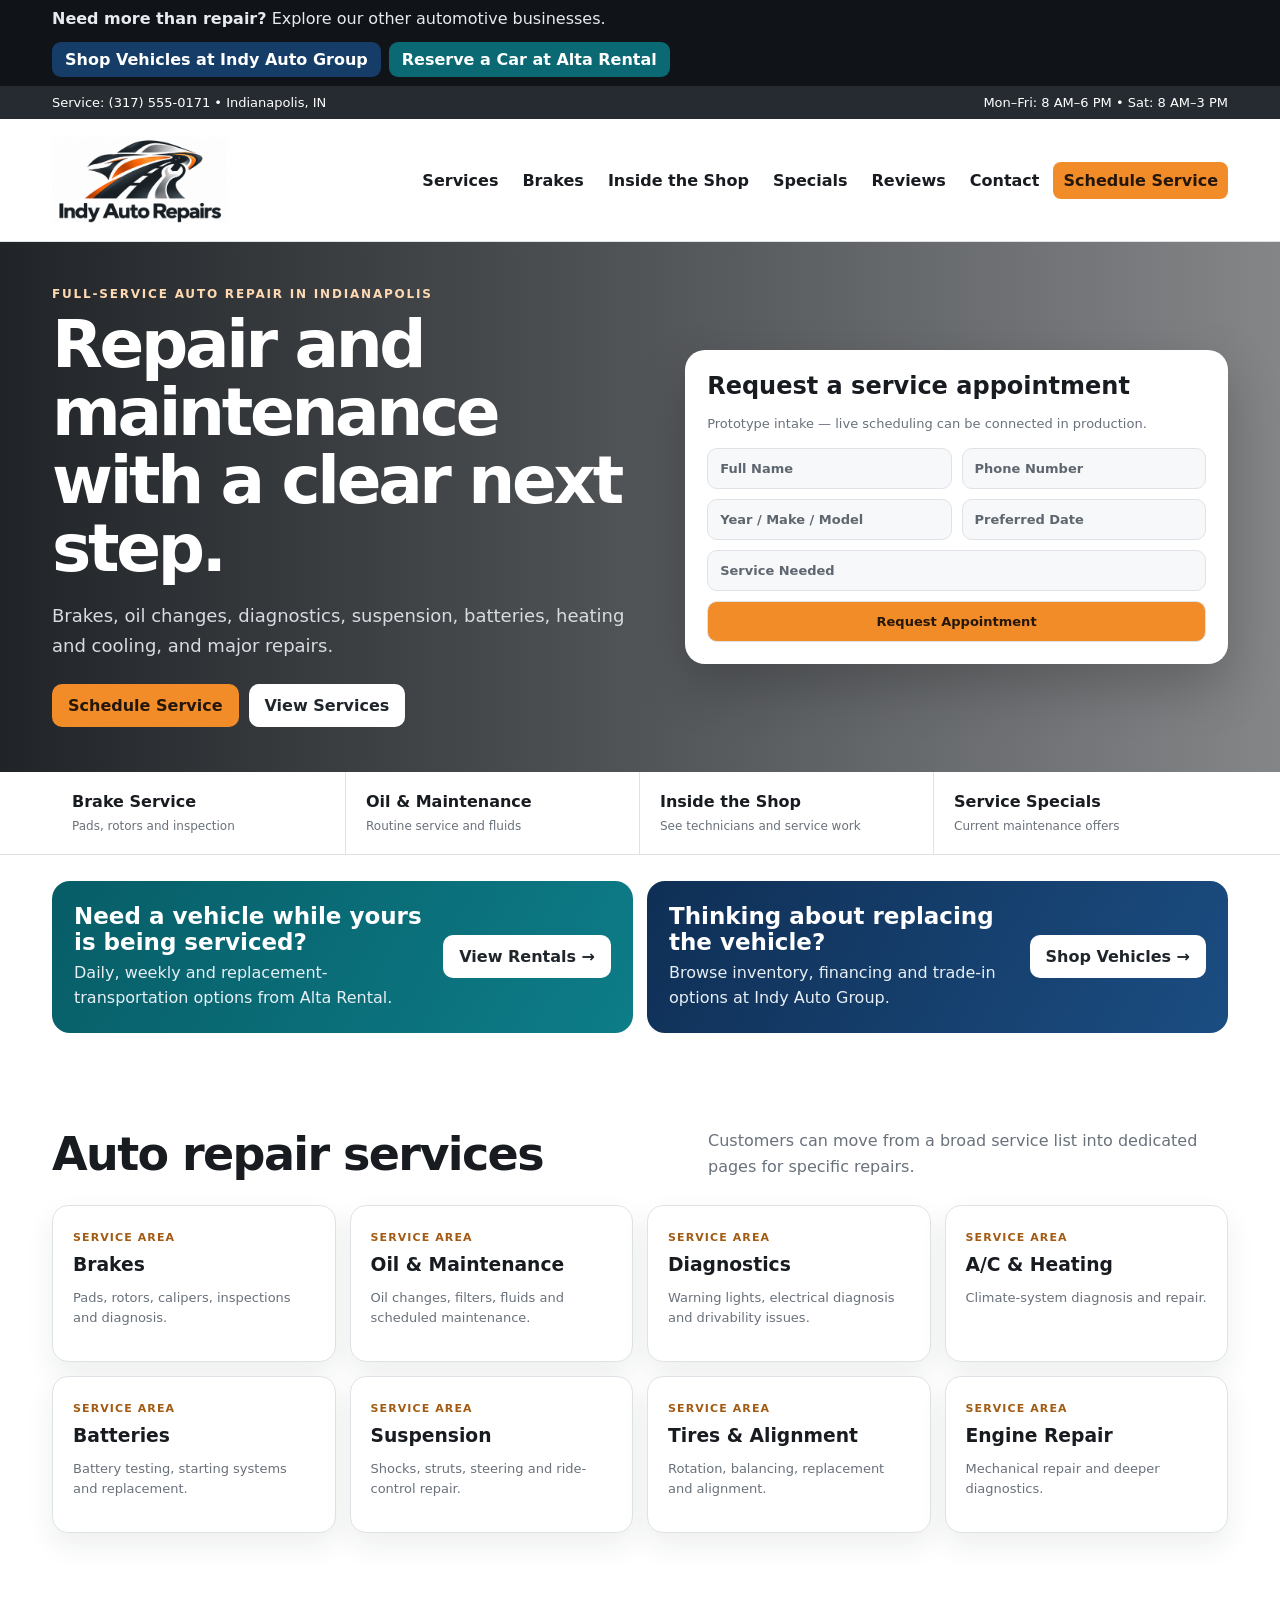
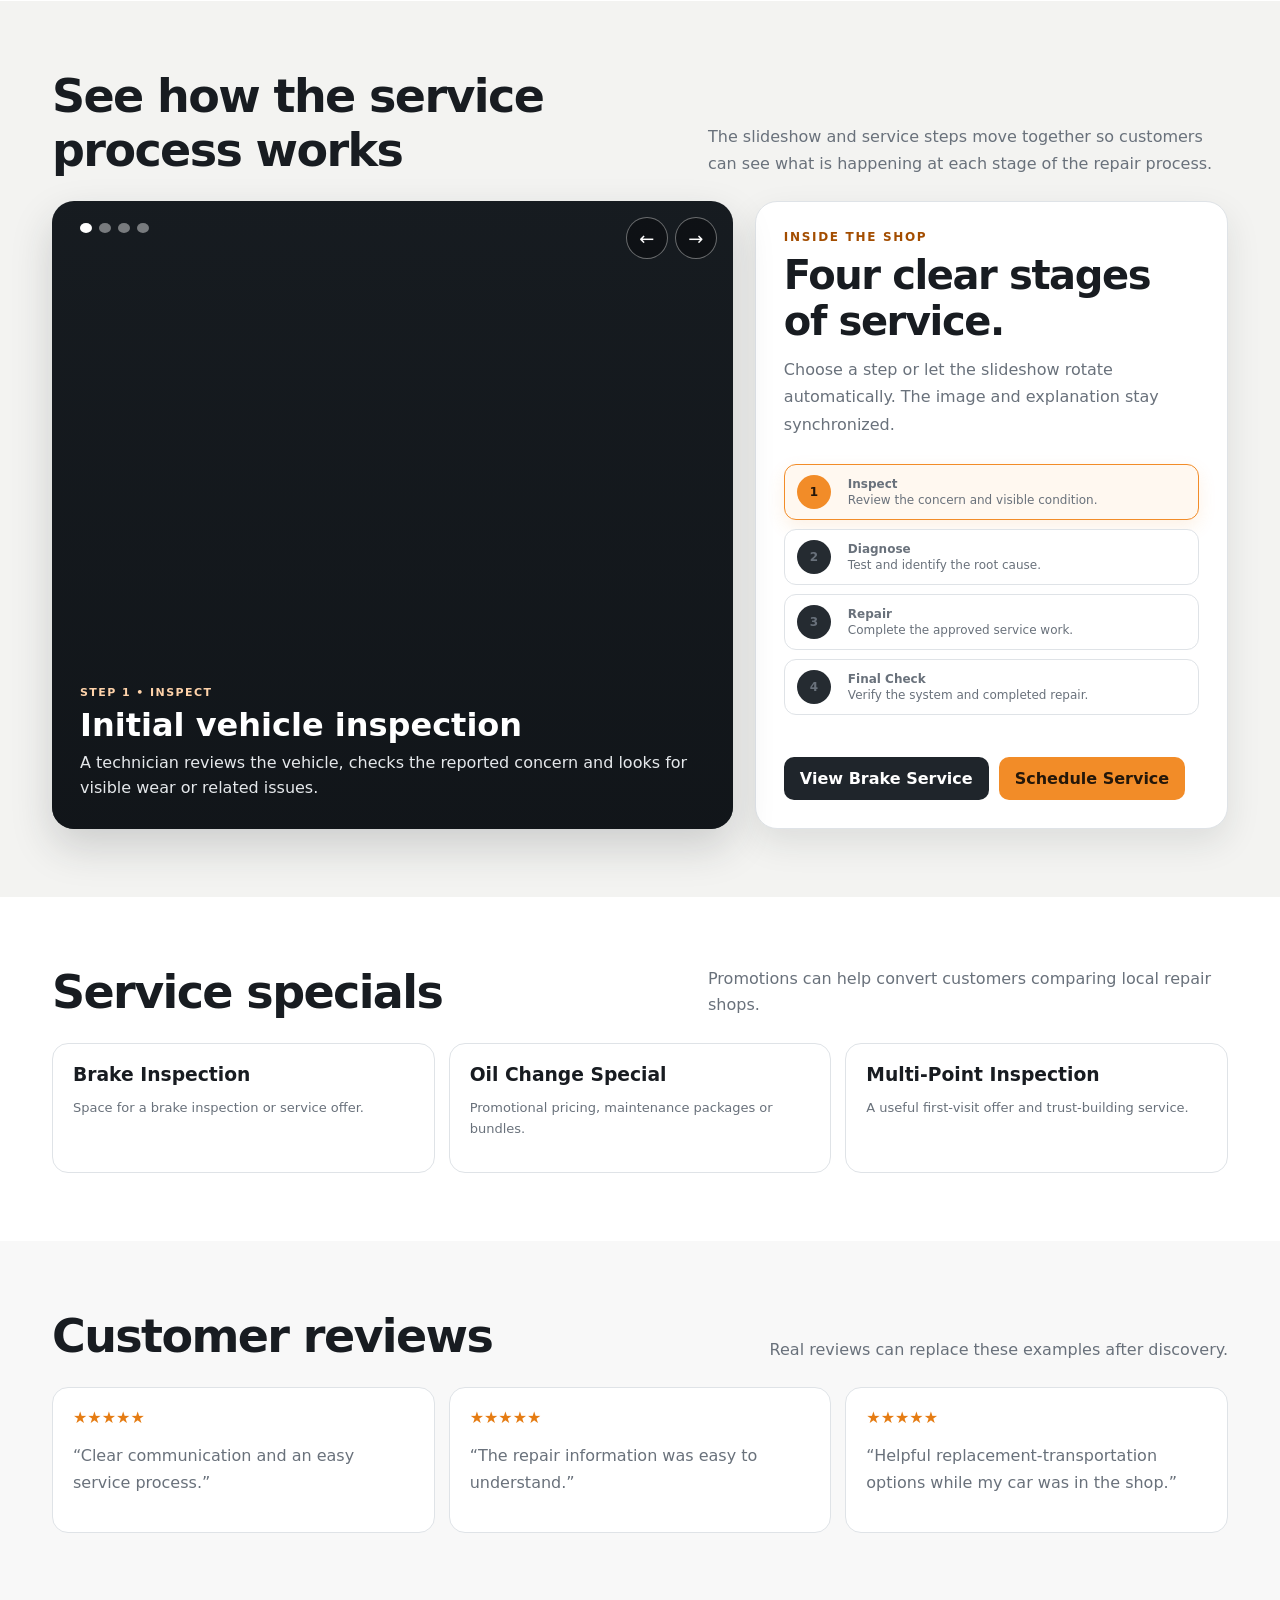
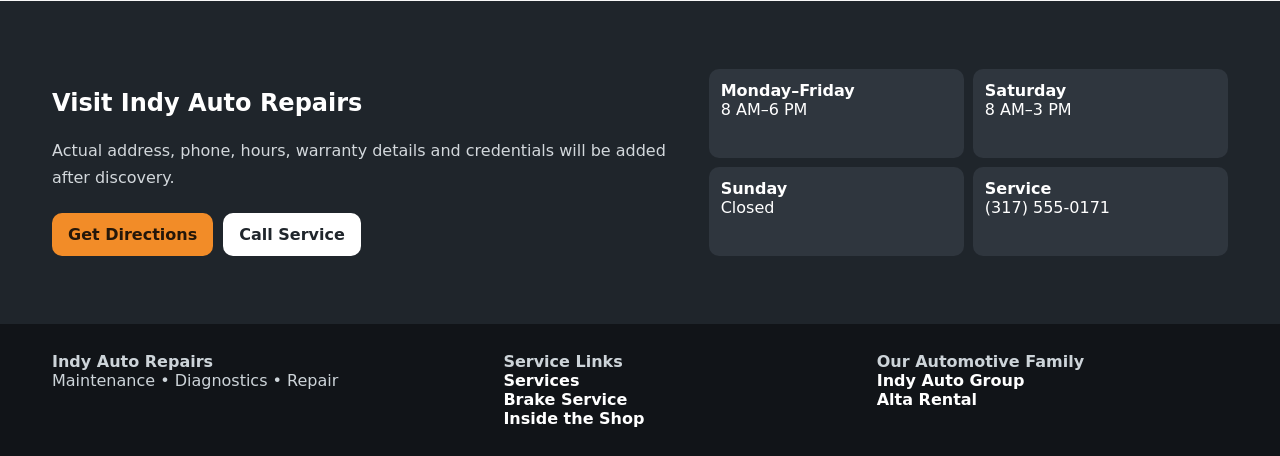
<file: repairs/index.html>
<!doctype html><html lang="en"><head><meta charset="utf-8"><meta name="viewport" content="width=device-width,initial-scale=1,viewport-fit=cover"><title>Indy Auto Repairs | Auto Repair & Maintenance in Indianapolis</title><style>:root{--c:#1f252b;--o:#f28c28;--i:#181c21;--m:#69717b;--l:#dfe3e7;--s:#f6f7f8;--b:#153d68;--t:#0b6974}*{box-sizing:border-box}html{scroll-behavior:smooth}body{margin:0;font-family:Inter,system-ui,-apple-system,"Segoe UI",sans-serif;color:var(--i)}a{text-decoration:none;color:inherit}.w{max-width:1220px;margin:auto;padding:0 22px}.fam{background:#101419;color:#e7ebef}.fam .w,.util .w,.nav .w{display:flex;align-items:center;justify-content:space-between;gap:14px;flex-wrap:wrap}.fam .w{padding-top:9px;padding-bottom:9px}.famlinks{display:flex;gap:8px;flex-wrap:wrap}.famlinks a{color:#fff;font-weight:850;padding:8px 13px;border-radius:9px}.dealer{background:var(--b)}.rental{background:var(--t)}.util{background:#252b31;color:#fff;font-size:13px}.util .w{padding-top:9px;padding-bottom:9px}.nav{background:#fff;border-bottom:1px solid var(--l);position:sticky;top:0;z-index:20}.nav .w{padding-top:14px;padding-bottom:14px}.brand{font-size:24px;font-weight:950;color:var(--c)}.brand small{display:block;font-size:11px;color:var(--m)}.brand-logo{display:flex;align-items:center;justify-content:flex-start;min-width:220px;height:94px;overflow:visible}.brand-logo img{display:block;width:auto;height:auto;max-width:230px;max-height:86px;object-fit:contain;object-position:left center;transform:none}.links{display:flex;gap:4px;align-items:center;flex-wrap:wrap}.links a{padding:9px 10px;border-radius:8px;font-weight:750}.links a:hover{background:var(--s)}.btn{display:inline-flex;padding:12px 16px;border-radius:10px;font-weight:850;align-items:center;justify-content:center}.orange{background:var(--o);color:#24170a!important}.dark{background:var(--c);color:#fff!important}.white{background:#fff;color:var(--c)!important}.blue{background:var(--b);color:#fff!important}.teal{background:var(--t);color:#fff!important}.hero{background:linear-gradient(90deg,rgba(18,22,26,.94),rgba(18,22,26,.52)),url('https://images.unsplash.com/photo-1486262715619-67b85e0b08d3?auto=format&fit=crop&w=1600&q=80') center/cover;color:#fff}.herogrid{min-height:530px;display:grid;grid-template-columns:1fr .9fr;gap:30px;align-items:center}.hero h1{font-size:clamp(42px,5.4vw,66px);line-height:1.03;letter-spacing:-.05em;margin:10px 0 18px}.hero p{font-size:18px;line-height:1.7;color:#d7dce0}.ey{font-size:12px;text-transform:uppercase;letter-spacing:.15em;font-weight:900;color:#ffd9b2}.book{background:#fff;color:var(--i);padding:22px;border-radius:20px;box-shadow:0 22px 52px rgba(0,0,0,.22)}.book h3{font-size:24px;margin:0 0 5px}.book p{font-size:13px;color:var(--m)}.fields{display:grid;grid-template-columns:1fr 1fr;gap:10px}.field{padding:12px;border:1px solid var(--l);background:#f7f8f9;border-radius:10px;color:#5e6670;font-size:13px;font-weight:700}.full{grid-column:1/-1}.actions{display:flex;gap:10px;flex-wrap:wrap;margin-top:22px}.quick{border-bottom:1px solid var(--l)}.quickgrid{display:grid;grid-template-columns:repeat(4,1fr)}.q{padding:20px;border-right:1px solid var(--l)}.q:last-child{border:0}.q b{display:block;margin-bottom:4px}.q span{font-size:12px;color:var(--m)}.cross{padding:26px 0}.crossgrid{display:grid;grid-template-columns:1fr 1fr;gap:14px}.promo{padding:22px;border-radius:18px;color:#fff;display:grid;grid-template-columns:1fr auto;gap:16px;align-items:center}.pr{background:linear-gradient(120deg,#075d67,#0d7d88)}.pd{background:linear-gradient(120deg,#0f2f55,#1b4d82)}.promo h3{font-size:23px;margin:0 0 6px}.promo p{margin:0;color:#e7eef4;line-height:1.55}.sec{padding:68px 0}.head{display:flex;justify-content:space-between;gap:22px;align-items:end;margin-bottom:24px}.head h2{font-size:clamp(32px,4vw,46px);letter-spacing:-.035em;margin:0}.head p{max-width:520px;color:var(--m);line-height:1.65;margin:0}.services{display:grid;grid-template-columns:repeat(4,1fr);gap:14px}.svc{border:1px solid var(--l);border-radius:16px;background:#fff;padding:20px;box-shadow:0 12px 28px rgba(31,37,43,.08)}.svc small{font-size:11px;letter-spacing:.1em;text-transform:uppercase;font-weight:900;color:#a25b13}.svc h3{margin:9px 0 6px}.svc p{font-size:13px;color:var(--m);line-height:1.55}.inside{background:#f3f3f1}.process-showcase{display:grid;grid-template-columns:1.18fr .82fr;gap:22px;align-items:stretch}.process-slider{position:relative;min-height:520px;border-radius:22px;overflow:hidden;background:#171c21;box-shadow:0 18px 42px rgba(31,37,43,.18)}.process-slide{position:absolute;inset:0;opacity:0;transition:opacity .55s ease;background-size:cover;background-position:center}.process-slide.active{opacity:1}.process-slide:after{content:'';position:absolute;inset:0;background:linear-gradient(180deg,rgba(16,20,24,.08),rgba(16,20,24,.82))}.ps1{background-image:url('https://images.unsplash.com/photo-1619642751034-765dfdf7c58e?auto=format&fit=crop&w=1400&q=88')}.ps2{background-image:url('https://images.unsplash.com/photo-1625047509248-ec889cbff17f?auto=format&fit=crop&w=1400&q=88')}.ps3{background-image:url('https://images.unsplash.com/photo-1632823471565-1ecdfec9fb65?auto=format&fit=crop&w=1400&q=88')}.ps4{background-image:url('https://images.unsplash.com/photo-1487754180451-c456f719a1fc?auto=format&fit=crop&w=1400&q=88')}.process-caption{position:absolute;left:28px;right:28px;bottom:28px;z-index:2;color:#fff}.process-caption small{display:inline-block;font-size:11px;letter-spacing:.13em;text-transform:uppercase;font-weight:900;color:#ffd3aa;margin-bottom:7px}.process-caption h3{font-size:32px;margin:0 0 7px}.process-caption p{max-width:650px;margin:0;color:#e5e8eb;line-height:1.55}.process-arrows{position:absolute;right:16px;top:16px;z-index:3;display:flex;gap:7px}.process-arrows button{width:42px;height:42px;border-radius:50%;border:1px solid rgba(255,255,255,.38);background:rgba(0,0,0,.34);color:#fff;font-size:18px;cursor:pointer}.process-dots{position:absolute;left:28px;top:22px;z-index:3;display:flex;gap:7px}.process-dots button{width:10px;height:10px;border:0;border-radius:50%;background:rgba(255,255,255,.42);cursor:pointer}.process-dots button.on{background:#fff}.step-panel{background:#fff;border:1px solid var(--l);border-radius:22px;padding:28px;box-shadow:0 14px 34px rgba(31,37,43,.10);display:flex;flex-direction:column;justify-content:center}.step-kicker{font-size:12px;text-transform:uppercase;letter-spacing:.14em;font-weight:900;color:#a34d00}.step-panel h2{font-size:40px;letter-spacing:-.035em;margin:8px 0 12px}.step-panel p{color:var(--m);line-height:1.7;margin:0 0 18px}.step-list{display:grid;gap:9px;margin:8px 0 20px}.step-tab{display:grid;grid-template-columns:40px 1fr;gap:11px;align-items:center;border:1px solid var(--l);border-radius:12px;padding:10px 12px;background:#fff;cursor:pointer;text-align:left}.step-tab.active{border-color:var(--o);background:#fff8f0;box-shadow:0 7px 18px rgba(242,140,40,.12)}.step-num{width:34px;height:34px;border-radius:50%;display:flex;align-items:center;justify-content:center;background:#252b31;color:#fff;font-weight:900}.step-tab.active .step-num{background:var(--o);color:#25170a}.step-tab b{display:block;margin-bottom:2px}.step-tab span{font-size:12px;color:var(--m)}.specials{display:grid;grid-template-columns:repeat(3,1fr);gap:14px}.sp{border:1px solid var(--l);border-radius:16px;padding:20px;background:#fff}.sp h3{margin:0 0 6px}.sp p{color:var(--m);font-size:13px;line-height:1.6}.reviews{display:grid;grid-template-columns:repeat(3,1fr);gap:14px}.rev{border:1px solid var(--l);border-radius:16px;padding:20px;background:#fff}.stars{color:#e57c13}.rev p{color:var(--m);line-height:1.65}.loc{background:var(--c);color:#fff}.locgrid{display:grid;grid-template-columns:1.1fr .9fr;gap:22px}.loc p{color:#d3d8dc;line-height:1.7}.hours{display:grid;grid-template-columns:1fr 1fr;gap:9px}.hours div{background:#2f363e;padding:12px;border-radius:10px}.foot{background:#111418;color:#cdd4d9}.foot .w{padding-top:28px;padding-bottom:28px;display:grid;grid-template-columns:1.1fr .9fr .9fr;gap:22px}.foot a{color:#fff;font-weight:750}@media(max-width:900px){.herogrid,.process-showcase,.locgrid{grid-template-columns:1fr}.crossgrid{grid-template-columns:1fr}.services,.specials,.reviews{grid-template-columns:1fr 1fr}.quickgrid{grid-template-columns:1fr 1fr}.foot .w{grid-template-columns:1fr 1fr}.process-slider{min-height:470px}}@media(max-width:650px){.brand-logo{min-width:0;width:auto;height:70px}.brand-logo img{width:auto;height:auto;max-width:185px;max-height:64px;object-fit:contain;object-position:left center;transform:none}.links{display:none}.services,.specials,.reviews,.quickgrid,.foot .w{grid-template-columns:1fr}.fields{grid-template-columns:1fr}.full{grid-column:auto}.head{display:block}.head p{margin-top:10px}.promo{grid-template-columns:1fr}.process-slider{min-height:430px}.process-caption{left:20px;right:20px;bottom:22px}.process-caption h3{font-size:27px}.step-panel{padding:20px}.step-panel h2{font-size:34px}}</style><link rel="stylesheet" href="../assets/mobile.css"></head><body><div class="fam"><div class="w"><span><b>Need more than repair?</b> Explore our other automotive businesses.</span><div class="famlinks"><a class="dealer" href="../dealer/">Shop Vehicles at Indy Auto Group</a><a class="rental" href="../rental/">Reserve a Car at Alta Rental</a></div></div></div><div class="util"><div class="w"><span>Service: (317) 555-0171 • Indianapolis, IN</span><span>Mon–Fri: 8 AM–6 PM • Sat: 8 AM–3 PM</span></div></div><nav class="nav"><div class="w"><a class="brand brand-logo" href="./" aria-label="Indy Auto Repairs home"><img src="../assets/indy-auto-repairs-logo-web.png" alt="Indy Auto Repairs"></a><div class="links"><a href="#services">Services</a><a href="brakes/">Brakes</a><a href="#inside">Inside the Shop</a><a href="#specials">Specials</a><a href="#reviews">Reviews</a><a href="#contact">Contact</a><a class="btn orange" href="#booking">Schedule Service</a></div></div></nav><header class="hero"><div class="w herogrid"><div><div class="ey">Full-service auto repair in Indianapolis</div><h1>Repair and maintenance with a clear next step.</h1><p>Brakes, oil changes, diagnostics, suspension, batteries, heating and cooling, and major repairs.</p><div class="actions"><a class="btn orange" href="#booking">Schedule Service</a><a class="btn white" href="#services">View Services</a></div></div><div class="book" id="booking"><h3>Request a service appointment</h3><p>Prototype intake — live scheduling can be connected in production.</p><div class="fields"><div class="field">Full Name</div><div class="field">Phone Number</div><div class="field">Year / Make / Model</div><div class="field">Preferred Date</div><div class="field full">Service Needed</div><div class="field full" style="background:var(--o);color:#25170a;text-align:center">Request Appointment</div></div></div></div></header><div class="quick"><div class="w quickgrid"><a class="q" href="brakes/"><b>Brake Service</b><span>Pads, rotors and inspection</span></a><a class="q" href="#services"><b>Oil & Maintenance</b><span>Routine service and fluids</span></a><a class="q" href="#inside"><b>Inside the Shop</b><span>See technicians and service work</span></a><a class="q" href="#specials"><b>Service Specials</b><span>Current maintenance offers</span></a></div></div><section class="cross"><div class="w crossgrid"><a class="promo pr" href="../rental/"><div><h3>Need a vehicle while yours is being serviced?</h3><p>Daily, weekly and replacement-transportation options from Alta Rental.</p></div><span class="btn white">View Rentals →</span></a><a class="promo pd" href="../dealer/"><div><h3>Thinking about replacing the vehicle?</h3><p>Browse inventory, financing and trade-in options at Indy Auto Group.</p></div><span class="btn white">Shop Vehicles →</span></a></div></section><section class="sec" id="services"><div class="w"><div class="head"><h2>Auto repair services</h2><p>Customers can move from a broad service list into dedicated pages for specific repairs.</p></div><div class="services"><a class="svc" href="brakes/"><small>Service Area</small><h3>Brakes</h3><p>Pads, rotors, calipers, inspections and diagnosis.</p></a><div class="svc"><small>Service Area</small><h3>Oil & Maintenance</h3><p>Oil changes, filters, fluids and scheduled maintenance.</p></div><div class="svc"><small>Service Area</small><h3>Diagnostics</h3><p>Warning lights, electrical diagnosis and drivability issues.</p></div><div class="svc"><small>Service Area</small><h3>A/C & Heating</h3><p>Climate-system diagnosis and repair.</p></div><div class="svc"><small>Service Area</small><h3>Batteries</h3><p>Battery testing, starting systems and replacement.</p></div><div class="svc"><small>Service Area</small><h3>Suspension</h3><p>Shocks, struts, steering and ride-control repair.</p></div><div class="svc"><small>Service Area</small><h3>Tires & Alignment</h3><p>Rotation, balancing, replacement and alignment.</p></div><div class="svc"><small>Service Area</small><h3>Engine Repair</h3><p>Mechanical repair and deeper diagnostics.</p></div></div></div></section><section class="sec inside" id="inside"><div class="w"><div class="head"><h2>See how the service process works</h2><p>The slideshow and service steps move together so customers can see what is happening at each stage of the repair process.</p></div><div class="process-showcase"><div class="process-slider" id="processSlider"><div class="process-slide ps1 active"><div class="process-caption"><small>Step 1 • Inspect</small><h3>Initial vehicle inspection</h3><p>A technician reviews the vehicle, checks the reported concern and looks for visible wear or related issues.</p></div></div><div class="process-slide ps2"><div class="process-caption"><small>Step 2 • Diagnose</small><h3>Pinpoint the cause</h3><p>Testing and hands-on diagnosis help identify what is actually causing the symptom before repairs are recommended.</p></div></div><div class="process-slide ps3"><div class="process-caption"><small>Step 3 • Repair</small><h3>Perform the approved work</h3><p>Once the customer approves the repair, the technician completes the service using the appropriate tools and replacement parts.</p></div></div><div class="process-slide ps4"><div class="process-caption"><small>Step 4 • Final Check</small><h3>Verify the repair</h3><p>The repaired system is checked again so the shop can confirm the work addressed the concern before the vehicle is returned.</p></div></div><div class="process-arrows"><button id="processPrev" aria-label="Previous service step">←</button><button id="processNext" aria-label="Next service step">→</button></div><div class="process-dots"><button class="on" data-step="0" aria-label="Show inspection step"></button><button data-step="1" aria-label="Show diagnosis step"></button><button data-step="2" aria-label="Show repair step"></button><button data-step="3" aria-label="Show final check step"></button></div></div><div class="step-panel"><div class="step-kicker">Inside the shop</div><h2>Four clear stages of service.</h2><p>Choose a step or let the slideshow rotate automatically. The image and explanation stay synchronized.</p><div class="step-list"><button class="step-tab active" data-step="0"><span class="step-num">1</span><span><b>Inspect</b><span>Review the concern and visible condition.</span></span></button><button class="step-tab" data-step="1"><span class="step-num">2</span><span><b>Diagnose</b><span>Test and identify the root cause.</span></span></button><button class="step-tab" data-step="2"><span class="step-num">3</span><span><b>Repair</b><span>Complete the approved service work.</span></span></button><button class="step-tab" data-step="3"><span class="step-num">4</span><span><b>Final Check</b><span>Verify the system and completed repair.</span></span></button></div><div class="actions"><a class="btn dark" href="brakes/">View Brake Service</a><a class="btn orange" href="#booking">Schedule Service</a></div></div></div></div></section><section class="sec" id="specials"><div class="w"><div class="head"><h2>Service specials</h2><p>Promotions can help convert customers comparing local repair shops.</p></div><div class="specials"><div class="sp"><h3>Brake Inspection</h3><p>Space for a brake inspection or service offer.</p></div><div class="sp"><h3>Oil Change Special</h3><p>Promotional pricing, maintenance packages or bundles.</p></div><div class="sp"><h3>Multi-Point Inspection</h3><p>A useful first-visit offer and trust-building service.</p></div></div></div></section><section class="sec" id="reviews" style="background:#f8f8f8"><div class="w"><div class="head"><h2>Customer reviews</h2><p>Real reviews can replace these examples after discovery.</p></div><div class="reviews"><div class="rev"><div class="stars">★★★★★</div><p>“Clear communication and an easy service process.”</p></div><div class="rev"><div class="stars">★★★★★</div><p>“The repair information was easy to understand.”</p></div><div class="rev"><div class="stars">★★★★★</div><p>“Helpful replacement-transportation options while my car was in the shop.”</p></div></div></div></section><section class="sec loc" id="contact"><div class="w locgrid"><div><h2>Visit Indy Auto Repairs</h2><p>Actual address, phone, hours, warranty details and credentials will be added after discovery.</p><div class="actions"><span class="btn orange">Get Directions</span><span class="btn white">Call Service</span></div></div><div class="hours"><div><b>Monday–Friday</b><br>8 AM–6 PM</div><div><b>Saturday</b><br>8 AM–3 PM</div><div><b>Sunday</b><br>Closed</div><div><b>Service</b><br>(317) 555-0171</div></div></div></section><footer class="foot"><div class="w"><div><b>Indy Auto Repairs</b><br>Maintenance • Diagnostics • Repair</div><div><b>Service Links</b><br><a href="#services">Services</a><br><a href="brakes/">Brake Service</a><br><a href="#inside">Inside the Shop</a></div><div><b>Our Automotive Family</b><br><a href="../dealer/">Indy Auto Group</a><br><a href="../rental/">Alta Rental</a></div></div></footer><script>(function(){const slides=[...document.querySelectorAll('.process-slide')],dots=[...document.querySelectorAll('.process-dots button')],tabs=[...document.querySelectorAll('.step-tab')];let i=0,t;function show(n){i=(n+slides.length)%slides.length;slides.forEach((el,j)=>el.classList.toggle('active',j===i));dots.forEach((el,j)=>el.classList.toggle('on',j===i));tabs.forEach((el,j)=>el.classList.toggle('active',j===i));}function restart(){clearInterval(t);t=setInterval(()=>show(i+1),5000)}document.getElementById('processPrev').addEventListener('click',()=>{show(i-1);restart()});document.getElementById('processNext').addEventListener('click',()=>{show(i+1);restart()});[...dots,...tabs].forEach(el=>el.addEventListener('click',()=>{show(Number(el.dataset.step));restart()}));show(0);restart();})();</script><script src="../assets/mobile.js"></script></body></html>
</file>
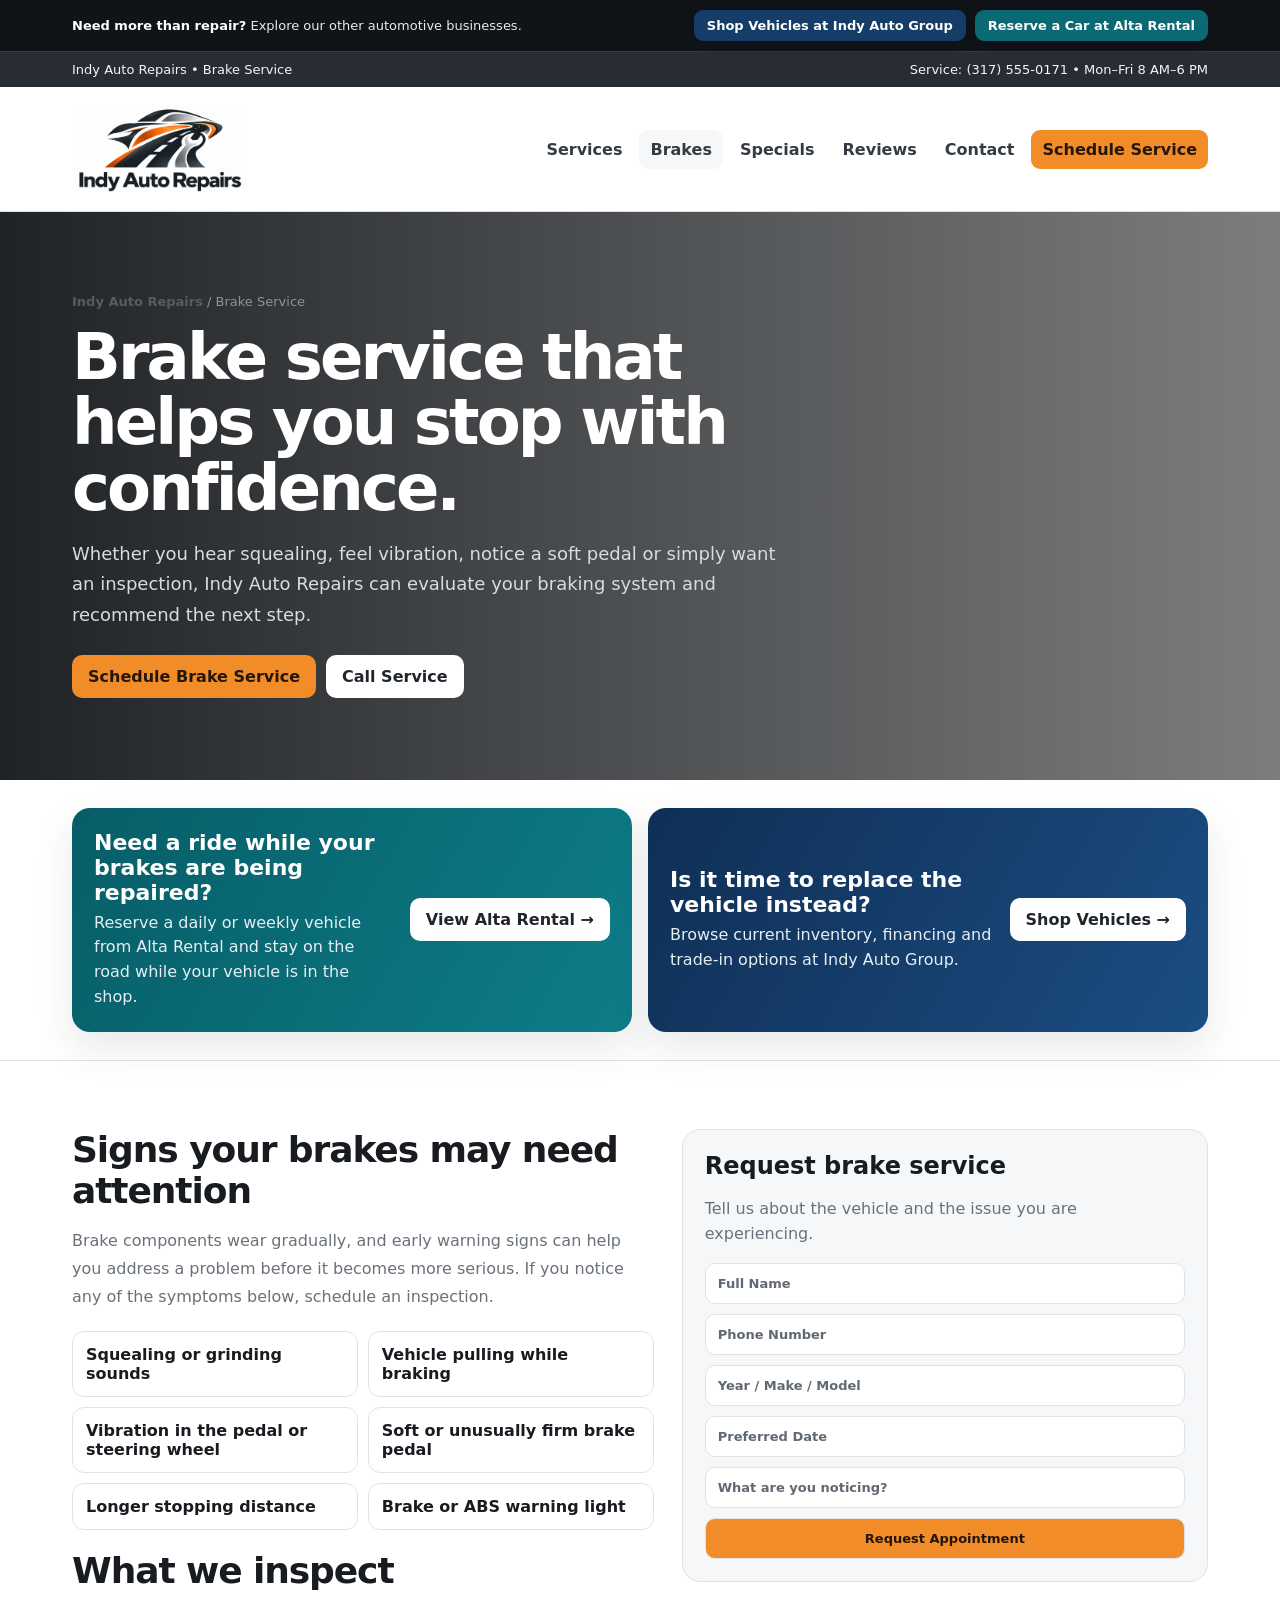
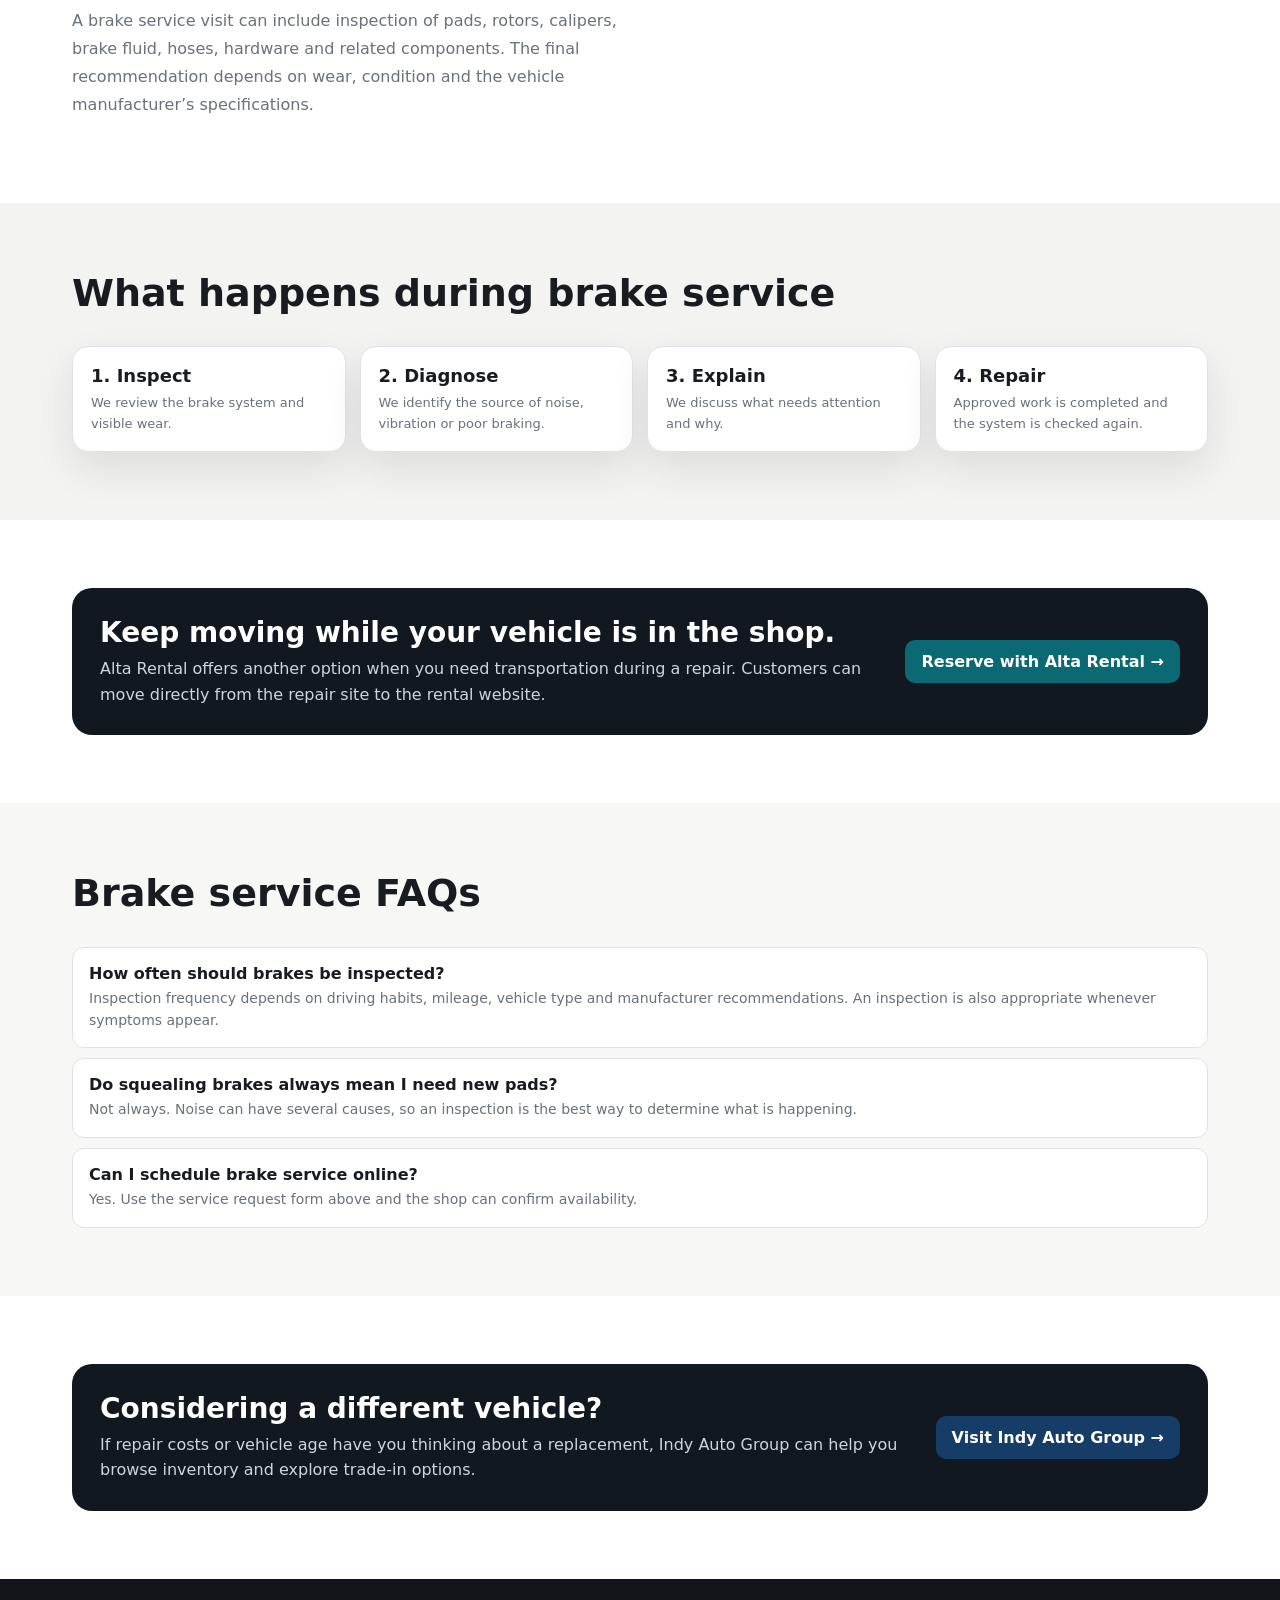
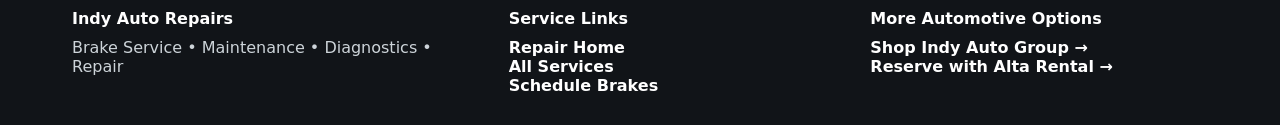
<file: repairs/brakes/index.html>
<!doctype html>
<html lang="en">
<head>
<meta charset="utf-8">
<meta name="viewport" content="width=device-width,initial-scale=1,viewport-fit=cover">
<title>Brake Service & Repair | Indy Auto Repairs</title>
<style>
:root{--charcoal:#1f252b;--orange:#f28c28;--ink:#181c21;--muted:#69717b;--line:#dfe3e7;--soft:#f6f7f8;--blue:#153d68;--teal:#0b6974;--shadow:0 16px 38px rgba(31,37,43,.10)}
*{box-sizing:border-box}html{scroll-behavior:smooth}body{margin:0;font-family:Inter,ui-sans-serif,system-ui,-apple-system,"Segoe UI",sans-serif;color:var(--ink);background:#fff}a{text-decoration:none;color:inherit}.wrap{max-width:1180px;margin:auto;padding:0 22px}
.family{background:#101419;color:#e7ebef;font-size:13px;border-bottom:1px solid #343b43}.family .wrap,.utility .wrap,.nav .wrap{display:flex;align-items:center;justify-content:space-between;gap:18px;flex-wrap:wrap}.family .wrap{padding-top:10px;padding-bottom:10px}.family b{color:#fff;font-size:13px}.familylinks{display:flex;gap:9px;flex-wrap:wrap}.familylinks a{color:#fff;font-weight:900;padding:8px 13px;border-radius:9px;box-shadow:0 5px 14px rgba(0,0,0,.18)}.familylinks a.dealer-link{background:#153d68}.familylinks a.rental-link{background:#0b6974}.familylinks a:hover{filter:brightness(1.08)}
.utility{background:#272d33;color:#f4f5f6;font-size:13px}.utility .wrap{padding-top:10px;padding-bottom:10px}.nav{background:#fff;border-bottom:1px solid var(--line);position:sticky;top:0;z-index:30}.nav .wrap{padding-top:15px;padding-bottom:15px}.brand{font-size:23px;font-weight:950;color:var(--charcoal)}.brand small{display:block;font-size:11px;color:var(--muted);font-weight:650}.brand-logo{display:flex;align-items:center;justify-content:flex-start;min-width:220px;height:94px;overflow:visible}.brand-logo img{display:block;width:auto;height:auto;max-width:230px;max-height:86px;object-fit:contain;object-position:left center;transform:none}.links{display:flex;gap:6px;align-items:center}.links a{padding:10px 11px;border-radius:9px;font-weight:750;color:#343b43}.links a:hover,.links a.active{background:var(--soft)}
.btn{display:inline-flex;align-items:center;justify-content:center;padding:12px 16px;border-radius:10px;font-weight:850}.btn-orange{background:var(--orange);color:#24170a!important}.btn-dark{background:var(--charcoal);color:#fff!important}.btn-white{background:#fff;color:var(--charcoal)!important}.btn-blue{background:var(--blue);color:#fff!important}.btn-teal{background:var(--teal);color:#fff!important}
.hero{background:linear-gradient(90deg,rgba(15,18,21,.93),rgba(15,18,21,.55)),url('https://images.unsplash.com/photo-1487754180451-c456f719a1fc?auto=format&fit=crop&w=1600&q=80') center/cover;color:#fff;padding:82px 0}.hero h1{font-size:clamp(42px,5vw,66px);line-height:1.02;letter-spacing:-.045em;margin:0 0 16px;max-width:760px}.hero p{font-size:18px;line-height:1.7;color:#d6dce1;max-width:720px}.actions{display:flex;gap:10px;flex-wrap:wrap;margin-top:24px}
.breadcrumb{font-size:13px;color:#8b949d;margin-bottom:16px}.breadcrumb a{color:#535d66;font-weight:750}
.crosspromo{padding:28px 0;background:#fff;border-bottom:1px solid var(--line)}.promo-grid{display:grid;grid-template-columns:1fr 1fr;gap:16px}.promo{border-radius:18px;padding:22px;color:#fff;display:grid;grid-template-columns:1fr auto;gap:18px;align-items:center;box-shadow:var(--shadow)}.promo h3{margin:0 0 6px;font-size:22px}.promo p{margin:0;color:#e7eef4;line-height:1.55}.promo-rental{background:linear-gradient(120deg,#075d67,#0d7d88)}.promo-dealer{background:linear-gradient(120deg,#0f2f55,#1b4d82)}
.section{padding:68px 0}.grid{display:grid;grid-template-columns:1.05fr .95fr;gap:28px;align-items:start}.content h2{font-size:36px;letter-spacing:-.03em;margin:0 0 12px}.content p{color:var(--muted);line-height:1.75}.signs{display:grid;grid-template-columns:1fr 1fr;gap:10px;margin:20px 0}.sign{border:1px solid var(--line);border-radius:12px;padding:13px;background:#fff;font-weight:750}.sidebar{background:#f6f7f8;border:1px solid var(--line);border-radius:18px;padding:22px;position:sticky;top:105px}.sidebar h3{font-size:24px;margin:0 0 8px}.sidebar p{color:var(--muted);line-height:1.6}.form{display:grid;gap:10px;margin-top:14px}.field{background:#fff;border:1px solid var(--line);padding:12px;border-radius:10px;font-size:13px;font-weight:700;color:#606872}
.process{background:#f3f3f1}.steps{display:grid;grid-template-columns:repeat(4,1fr);gap:14px}.step{background:#fff;border:1px solid var(--line);border-radius:16px;padding:18px;box-shadow:var(--shadow)}.step b{display:block;font-size:18px;margin-bottom:6px}.step span{color:var(--muted);font-size:13px;line-height:1.5}
.banner{background:#121820;color:#fff;border-radius:20px;padding:28px;display:grid;grid-template-columns:1fr auto;gap:20px;align-items:center}.banner h3{font-size:28px;margin:0 0 7px}.banner p{color:#ccd6df;line-height:1.6;margin:0}
.faq{display:grid;gap:10px}.faq div{border:1px solid var(--line);border-radius:12px;padding:16px;background:#fff}.faq b{display:block;margin-bottom:5px}.faq span{color:var(--muted);line-height:1.55;font-size:14px}
.footer{background:#111418;color:#cdd4d9}.footer .wrap{padding-top:30px;padding-bottom:30px;display:grid;grid-template-columns:1.1fr .9fr .9fr;gap:24px}.footer h4{color:#fff;margin:0 0 10px}.footer a{color:#fff;font-weight:750}
@media(max-width:900px){.grid{grid-template-columns:1fr}.sidebar{position:static}.steps{grid-template-columns:1fr 1fr}.promo-grid{grid-template-columns:1fr}.footer .wrap{grid-template-columns:1fr 1fr}}
@media(max-width:650px){.brand-logo{min-width:0;width:auto;height:70px}.brand-logo img{width:auto;height:auto;max-width:185px;max-height:64px;object-fit:contain;object-position:left center;transform:none}.links{display:none}.signs,.steps,.footer .wrap{grid-template-columns:1fr}.promo,.banner{grid-template-columns:1fr}}
</style>
<link rel="stylesheet" href="../../assets/mobile.css"></head>
<body>
<div class="family"><div class="wrap"><span><b>Need more than repair?</b> Explore our other automotive businesses.</span><div class="familylinks"><a class="dealer-link" href="../../dealer/">Shop Vehicles at Indy Auto Group</a><a class="rental-link" href="../../rental/">Reserve a Car at Alta Rental</a></div></div></div>
<div class="utility"><div class="wrap"><span>Indy Auto Repairs • Brake Service</span><span>Service: (317) 555-0171 • Mon–Fri 8 AM–6 PM</span></div></div>
<nav class="nav"><div class="wrap"><a class="brand brand-logo" href="../" aria-label="Indy Auto Repairs home"><img src="../../assets/indy-auto-repairs-logo-web.png" alt="Indy Auto Repairs"></a><div class="links"><a href="../#services">Services</a><a class="active" href="./">Brakes</a><a href="../#specials">Specials</a><a href="../#reviews">Reviews</a><a href="../#contact">Contact</a><a class="btn btn-orange" href="#schedule">Schedule Service</a></div></div></nav>

<header class="hero"><div class="wrap"><div class="breadcrumb"><a href="../">Indy Auto Repairs</a> / Brake Service</div><h1>Brake service that helps you stop with confidence.</h1><p>Whether you hear squealing, feel vibration, notice a soft pedal or simply want an inspection, Indy Auto Repairs can evaluate your braking system and recommend the next step.</p><div class="actions"><a class="btn btn-orange" href="#schedule">Schedule Brake Service</a><a class="btn btn-white" href="tel:3175550171">Call Service</a></div></div></header>

<section class="crosspromo"><div class="wrap promo-grid">
<a class="promo promo-rental" href="../../rental/"><div><h3>Need a ride while your brakes are being repaired?</h3><p>Reserve a daily or weekly vehicle from Alta Rental and stay on the road while your vehicle is in the shop.</p></div><span class="btn btn-white">View Alta Rental →</span></a>
<a class="promo promo-dealer" href="../../dealer/"><div><h3>Is it time to replace the vehicle instead?</h3><p>Browse current inventory, financing and trade-in options at Indy Auto Group.</p></div><span class="btn btn-white">Shop Vehicles →</span></a>
</div></section>

<section class="section"><div class="wrap grid"><div class="content"><h2>Signs your brakes may need attention</h2><p>Brake components wear gradually, and early warning signs can help you address a problem before it becomes more serious. If you notice any of the symptoms below, schedule an inspection.</p><div class="signs"><div class="sign">Squealing or grinding sounds</div><div class="sign">Vehicle pulling while braking</div><div class="sign">Vibration in the pedal or steering wheel</div><div class="sign">Soft or unusually firm brake pedal</div><div class="sign">Longer stopping distance</div><div class="sign">Brake or ABS warning light</div></div><h2>What we inspect</h2><p>A brake service visit can include inspection of pads, rotors, calipers, brake fluid, hoses, hardware and related components. The final recommendation depends on wear, condition and the vehicle manufacturer’s specifications.</p></div>
<aside class="sidebar" id="schedule"><h3>Request brake service</h3><p>Tell us about the vehicle and the issue you are experiencing.</p><div class="form"><div class="field">Full Name</div><div class="field">Phone Number</div><div class="field">Year / Make / Model</div><div class="field">Preferred Date</div><div class="field">What are you noticing?</div><div class="field" style="background:var(--orange);color:#24170a;text-align:center">Request Appointment</div></div></aside></div></section>

<section class="section process"><div class="wrap"><h2 style="font-size:38px;margin-top:0">What happens during brake service</h2><div class="steps"><div class="step"><b>1. Inspect</b><span>We review the brake system and visible wear.</span></div><div class="step"><b>2. Diagnose</b><span>We identify the source of noise, vibration or poor braking.</span></div><div class="step"><b>3. Explain</b><span>We discuss what needs attention and why.</span></div><div class="step"><b>4. Repair</b><span>Approved work is completed and the system is checked again.</span></div></div></div></section>

<section class="section"><div class="wrap"><div class="banner"><div><h3>Keep moving while your vehicle is in the shop.</h3><p>Alta Rental offers another option when you need transportation during a repair. Customers can move directly from the repair site to the rental website.</p></div><a class="btn btn-teal" href="../../rental/">Reserve with Alta Rental →</a></div></div></section>

<section class="section" style="background:#f7f7f5"><div class="wrap"><h2 style="font-size:38px;margin-top:0">Brake service FAQs</h2><div class="faq"><div><b>How often should brakes be inspected?</b><span>Inspection frequency depends on driving habits, mileage, vehicle type and manufacturer recommendations. An inspection is also appropriate whenever symptoms appear.</span></div><div><b>Do squealing brakes always mean I need new pads?</b><span>Not always. Noise can have several causes, so an inspection is the best way to determine what is happening.</span></div><div class="faqitem"><b>Can I schedule brake service online?</b><span>Yes. Use the service request form above and the shop can confirm availability.</span></div></div></div></section>

<section class="section"><div class="wrap"><div class="banner"><div><h3>Considering a different vehicle?</h3><p>If repair costs or vehicle age have you thinking about a replacement, Indy Auto Group can help you browse inventory and explore trade-in options.</p></div><a class="btn btn-blue" href="../../dealer/">Visit Indy Auto Group →</a></div></div></section>

<footer class="footer"><div class="wrap"><div><h4>Indy Auto Repairs</h4><div>Brake Service • Maintenance • Diagnostics • Repair</div></div><div><h4>Service Links</h4><a href="../">Repair Home</a><br><a href="../#services">All Services</a><br><a href="#schedule">Schedule Brakes</a></div><div><h4>More Automotive Options</h4><a href="../../dealer/">Shop Indy Auto Group →</a><br><a href="../../rental/">Reserve with Alta Rental →</a></div></div></footer>
<script src="../../assets/mobile.js"></script></body>
</html>
</file>
<file: assets/mobile.css>
/* Shared mobile web experience for the Indy automotive prototype */
html{-webkit-text-size-adjust:100%;text-size-adjust:100%;scroll-padding-top:92px}body{overflow-x:hidden}img{max-width:100%}button,a{-webkit-tap-highlight-color:transparent;touch-action:manipulation}button,input,select,textarea{font:inherit}.mobile-menu-toggle,.mobile-sticky-cta{display:none}

@media(max-width:820px){
  body{padding-bottom:78px}
  .w,.wrap{width:100%;max-width:100%;padding-left:16px!important;padding-right:16px!important}
  .nav{position:sticky!important;top:0;z-index:1000!important}
  .nav .w,.nav .wrap{position:relative;display:flex!important;flex-wrap:nowrap!important;align-items:center!important;justify-content:space-between!important;gap:10px!important;padding-top:7px!important;padding-bottom:7px!important;min-height:76px}
  .brand-logo{min-width:0!important;width:auto!important;height:62px!important;max-width:calc(100% - 62px)!important;overflow:hidden!important;flex:0 1 auto}
  .brand-logo img{display:block!important;width:auto!important;height:auto!important;max-width:200px!important;max-height:58px!important;object-fit:contain!important;object-position:left center!important;transform:none!important}
  .mobile-menu-toggle{display:inline-flex;width:48px;height:48px;flex:0 0 48px;border:1px solid rgba(20,32,51,.15);border-radius:12px;background:#fff;align-items:center;justify-content:center;flex-direction:column;gap:5px;cursor:pointer;color:#17202a;box-shadow:0 4px 14px rgba(0,0,0,.06)}
  .mobile-menu-toggle span{display:block;width:22px;height:2px;border-radius:999px;background:currentColor;transition:transform .2s ease,opacity .2s ease}
  .nav.mobile-open .mobile-menu-toggle span:nth-child(1){transform:translateY(7px) rotate(45deg)}
  .nav.mobile-open .mobile-menu-toggle span:nth-child(2){opacity:0}
  .nav.mobile-open .mobile-menu-toggle span:nth-child(3){transform:translateY(-7px) rotate(-45deg)}
  .nav .links{display:none!important;position:absolute!important;left:0;right:0;top:100%;z-index:1001;background:#fff;border-top:1px solid rgba(0,0,0,.08);box-shadow:0 18px 35px rgba(0,0,0,.16);padding:10px 16px 18px!important;flex-direction:column!important;align-items:stretch!important;gap:4px!important;max-height:calc(100dvh - 76px);overflow-y:auto;-webkit-overflow-scrolling:touch}
  .nav.mobile-open .links{display:flex!important}
  .nav .links a{display:flex!important;align-items:center!important;justify-content:flex-start!important;width:100%!important;min-height:48px!important;padding:12px 13px!important;border-radius:10px!important;font-size:16px!important}
  .nav .links .btn{justify-content:center!important;min-height:50px!important;margin-top:4px}

  .fam .w,.family .wrap,.util .w,.utility .wrap{align-items:flex-start!important;gap:8px!important}
  .famlinks,.familylinks{width:100%;display:grid!important;grid-template-columns:1fr 1fr!important;gap:8px!important}
  .famlinks a,.familylinks a{display:flex!important;align-items:center!important;justify-content:center!important;text-align:center!important;min-height:44px!important;padding:9px 10px!important;font-size:13px!important}
  .util,.utility{font-size:12px!important}
  .util .w,.utility .wrap{padding-top:8px!important;padding-bottom:8px!important;line-height:1.45}

  .herogrid{min-height:0!important;grid-template-columns:1fr!important;gap:24px!important;padding-top:38px!important;padding-bottom:38px!important}
  .hero{background-position:center!important}
  .hero h1{font-size:clamp(36px,10.5vw,52px)!important;line-height:1.02!important;letter-spacing:-.045em!important;margin-top:8px!important}
  .hero p{font-size:16px!important;line-height:1.6!important}
  .hero>.wrap,.hero>.w{padding-top:46px;padding-bottom:46px}
  .book,.search,.sidebar{width:100%!important;border-radius:16px!important;padding:18px!important}
  .fields{grid-template-columns:1fr!important}
  .full{grid-column:auto!important}
  .field,input,select,textarea{min-height:48px;font-size:16px!important}
  .actions{gap:10px!important}
  .actions .btn{min-height:48px!important}

  .sec,.section{padding-top:48px!important;padding-bottom:48px!important}
  .head{display:block!important;margin-bottom:20px!important}
  .head p{margin-top:10px!important}
  .head h2,.content h2{font-size:clamp(30px,8vw,40px)!important}
  .showgrid,.whygrid,.locgrid,.process-showcase,.grid{grid-template-columns:1fr!important}
  .inventory,.promos,.fleet,.services,.specials,.reviews,.quickgrid,.reqs,.faq,.crossgrid,.promo-grid,.steps,.signs,.foot .w,.footer .wrap{grid-template-columns:1fr!important}
  .quickgrid .q,.q{border-right:0!important;border-bottom:1px solid rgba(0,0,0,.09)!important;min-height:76px!important;padding:16px!important}
  .quickgrid .q:last-child,.q:last-child{border-bottom:0!important}
  .promo,.banner{grid-template-columns:1fr!important;gap:14px!important;padding:20px!important}
  .promo .btn,.banner .btn{width:100%!important;min-height:48px!important}
  .card,.svc,.sp,.rev,.box,.veh,.car,.step,.sign{min-width:0}
  .hours{grid-template-columns:1fr!important}
  .footer .wrap,.foot .w{gap:28px!important}

  .slider{height:clamp(390px,112vw,500px)!important;border-radius:18px!important;touch-action:pan-y}
  .process-slider{min-height:clamp(410px,118vw,520px)!important;border-radius:18px!important;touch-action:pan-y}
  .sc,.process-caption{left:20px!important;right:20px!important;bottom:24px!important}
  .sc h3,.process-caption h3{font-size:clamp(27px,8vw,34px)!important;line-height:1.08!important}
  .sc p,.process-caption p{font-size:14px!important;line-height:1.5!important}
  .arrows,.process-arrows{top:14px!important;right:14px!important}
  .arrows button,.process-arrows button{width:48px!important;height:48px!important;font-size:20px!important}
  .dots{left:20px!important;bottom:12px!important}
  .process-dots{left:20px!important;top:18px!important}
  .dots button,.process-dots button{width:14px!important;height:14px!important;padding:0!important;cursor:pointer}
  .step-panel{padding:20px!important}
  .step-panel h2{font-size:34px!important}
  .step-tab{min-height:58px!important;padding:10px!important}

  .mobile-sticky-cta{position:fixed;display:flex;left:0;right:0;bottom:0;z-index:1100;padding:10px 14px calc(10px + env(safe-area-inset-bottom));background:rgba(255,255,255,.96);border-top:1px solid rgba(0,0,0,.1);box-shadow:0 -10px 24px rgba(0,0,0,.1);backdrop-filter:blur(10px)}
  .mobile-sticky-cta a{display:flex!important;width:100%!important;min-height:48px!important;align-items:center!important;justify-content:center!important;border-radius:11px!important;font-weight:850!important;text-decoration:none!important}
}

@media(max-width:560px){
  .famlinks,.familylinks{grid-template-columns:1fr!important}
  .brand-logo img{max-width:175px!important;max-height:54px!important}
  .hero h1{font-size:clamp(34px,11vw,46px)!important}
  .actions{display:grid!important;grid-template-columns:1fr!important}
  .actions .btn{width:100%!important}
  .sc{bottom:28px!important}
  .pills{gap:6px!important}
  .pill{font-size:11px!important;padding:6px 8px!important}
  .photo,.pm{min-height:210px!important}
}

@media(hover:none) and (pointer:coarse){
  a,button{min-height:44px}
}

@media(prefers-reduced-motion:reduce){
  html{scroll-behavior:auto}
  *,*:before,*:after{animation-duration:.01ms!important;animation-iteration-count:1!important;transition-duration:.01ms!important}
}
</file>
